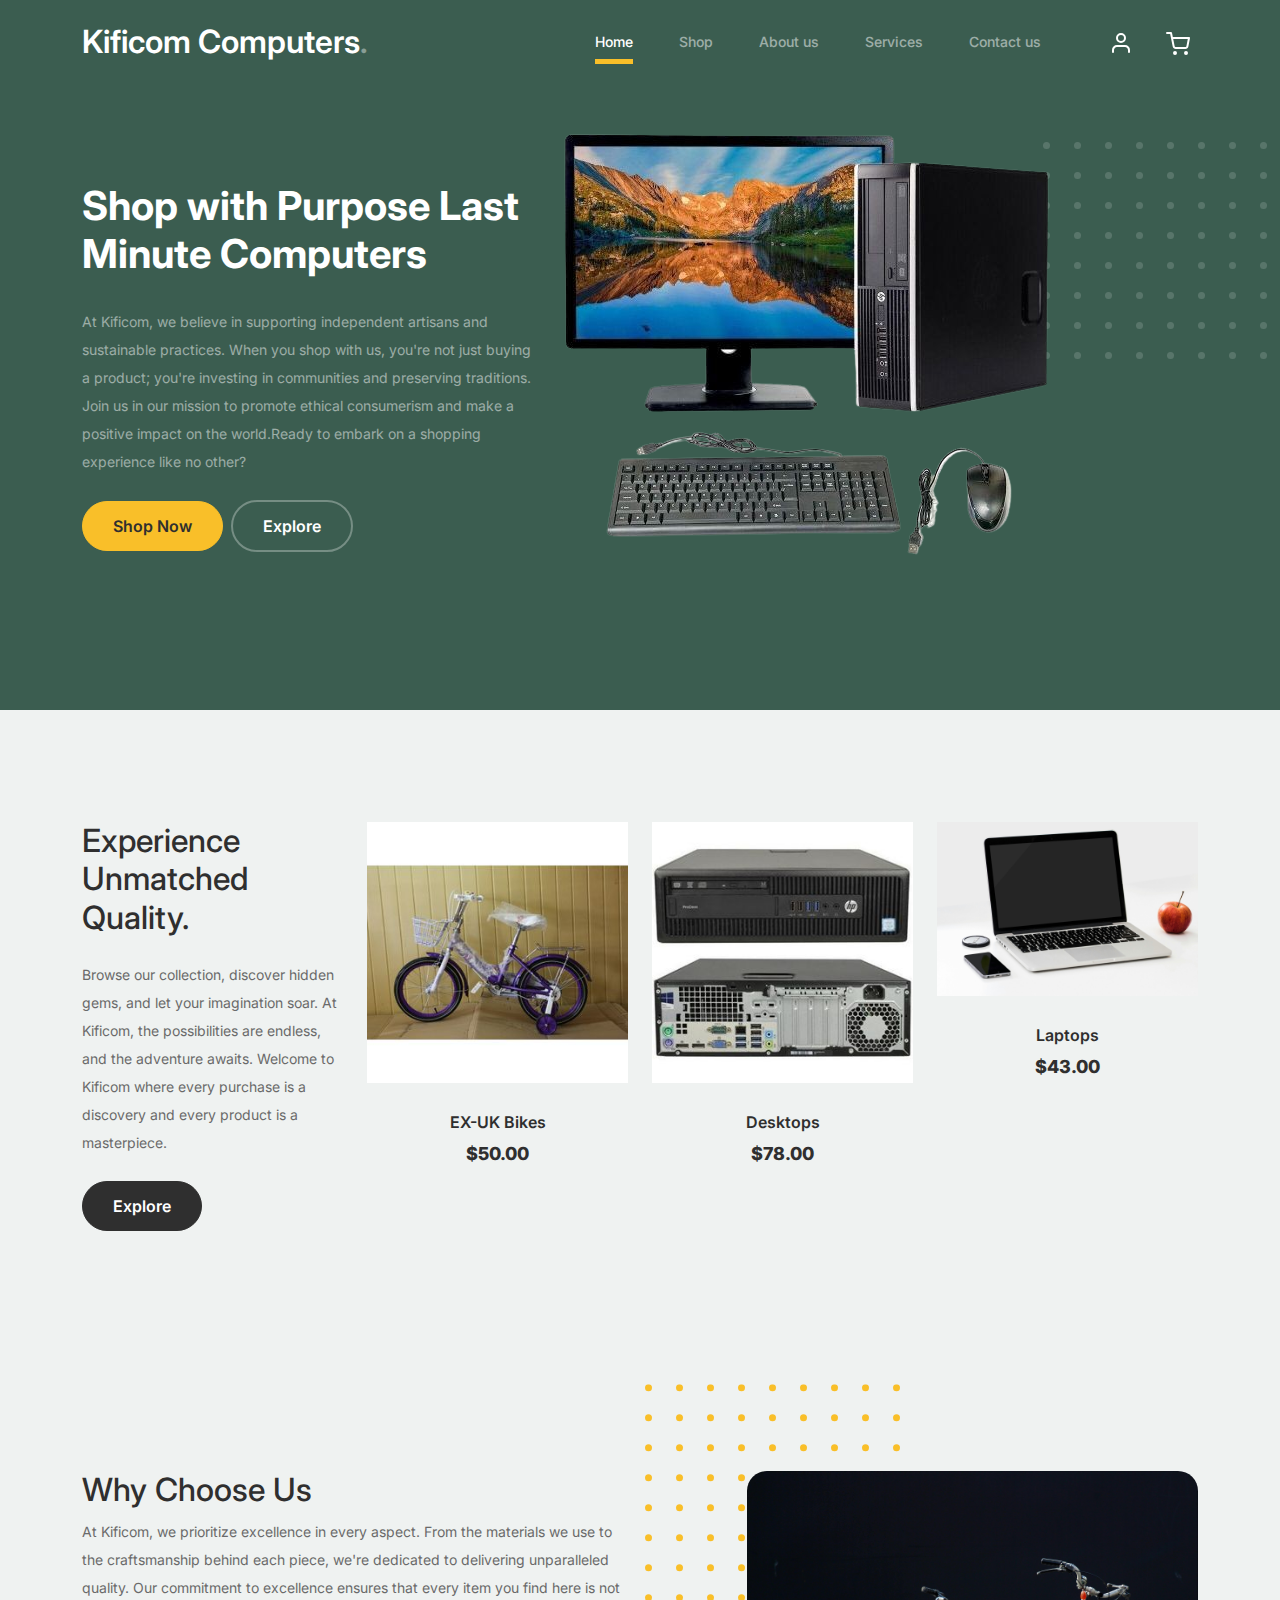
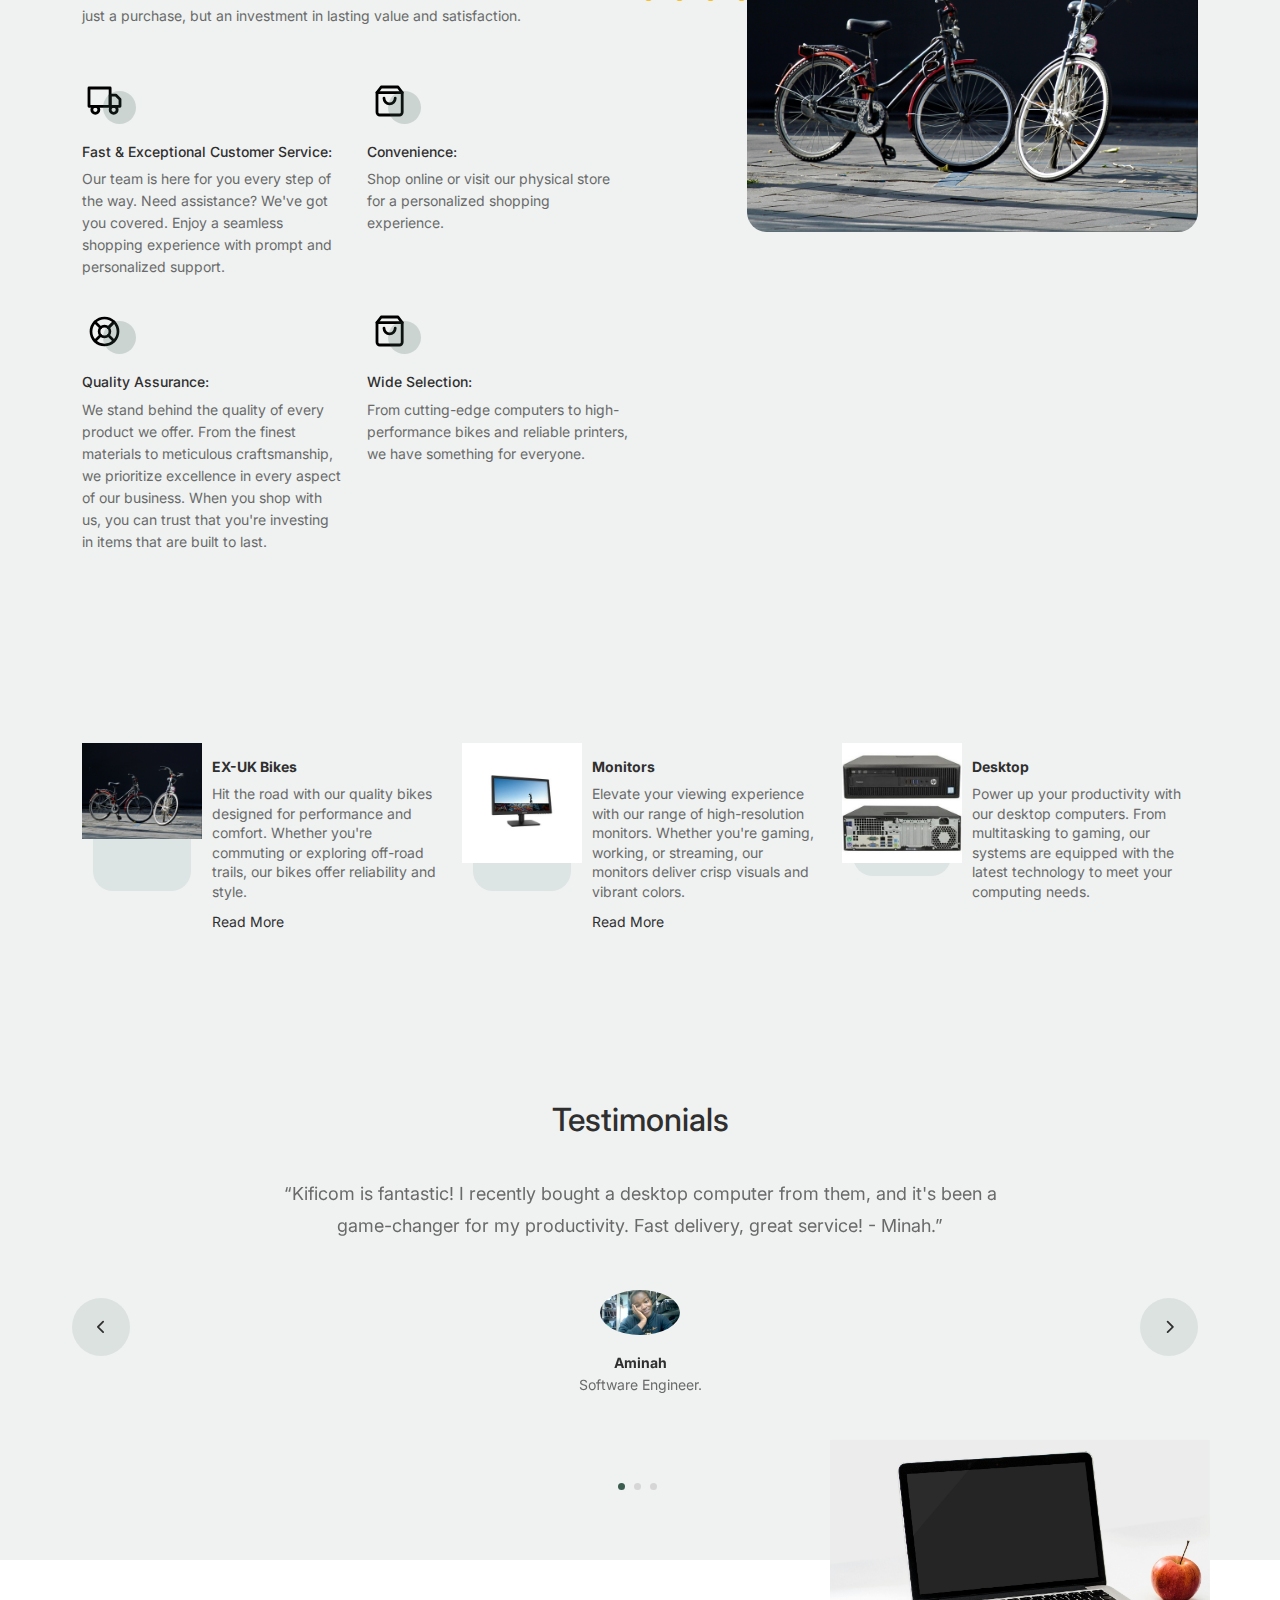
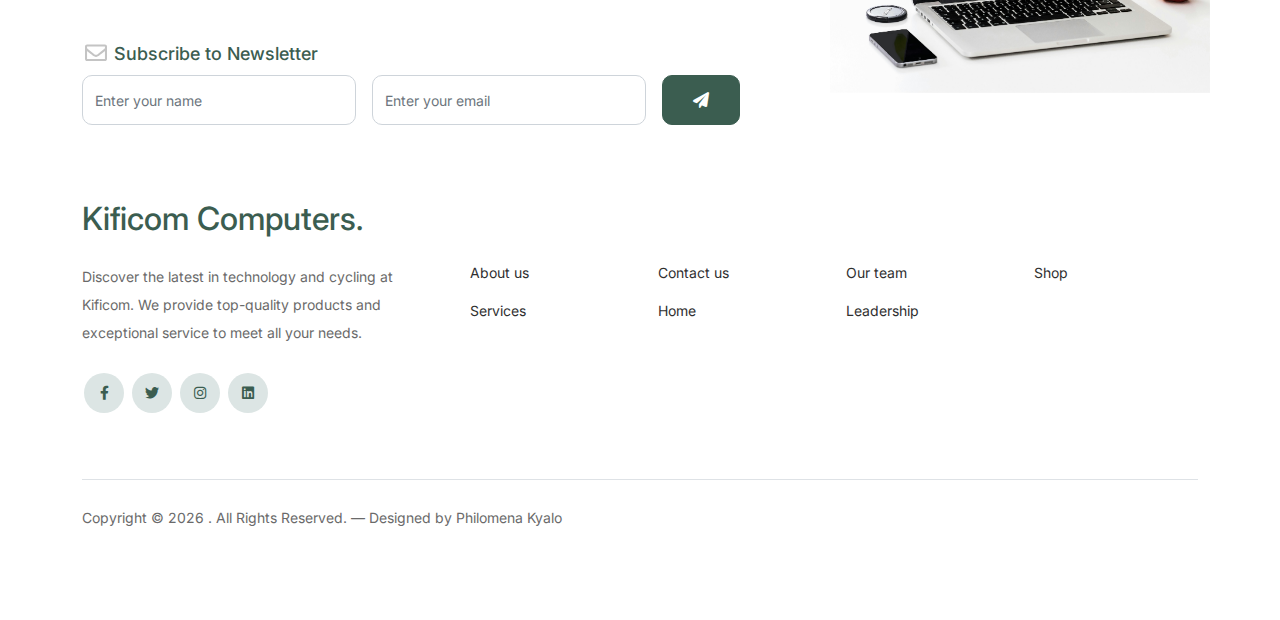
<file: index.html>
<!DOCTYPE html>
<html lang="en">
  <head>
    <meta charset="utf-8" />
    <meta
      name="viewport"
      content="width=device-width, initial-scale=1, shrink-to-fit=no"
    />
    <meta name="author" content="Untree.co" />
    <link rel="shortcut icon" href="favicon.png" />

    <meta name="description" content="" />
    <meta name="keywords" content="bootstrap, bootstrap4" />

    <!-- Bootstrap CSS -->
    <link href="css/bootstrap.min.css" rel="stylesheet" />
    <link
      href="https://cdnjs.cloudflare.com/ajax/libs/font-awesome/6.0.0-beta3/css/all.min.css"
      rel="stylesheet"
    />
    <link href="css/tiny-slider.css" rel="stylesheet" />
    <link href="css/style.css" rel="stylesheet" />
    <title>Kificom</title>
  </head>

  <body>
    <!-- Start Header/Navigation -->
    <nav
      class="custom-navbar navbar navbar navbar-expand-md navbar-dark bg-dark"
      arial-label="Furni navigation bar"
    >
      <div class="container">
        <a class="navbar-brand" href="index.html"
          >Kificom Computers<span>.</span></a
        >

        <button
          class="navbar-toggler"
          type="button"
          data-bs-toggle="collapse"
          data-bs-target="#navbarsFurni"
          aria-controls="navbarsFurni"
          aria-expanded="false"
          aria-label="Toggle navigation"
        >
          <span class="navbar-toggler-icon"></span>
        </button>

        <div class="collapse navbar-collapse" id="navbarsFurni">
          <ul class="custom-navbar-nav navbar-nav ms-auto mb-2 mb-md-0">
            <li class="nav-item active">
              <a class="nav-link" href="index.html">Home</a>
            </li>
            <li><a class="nav-link" href="shop.html">Shop</a></li>
            <li><a class="nav-link" href="about.html">About us</a></li>
            <li><a class="nav-link" href="services.html">Services</a></li>
            <li><a class="nav-link" href="contact.html">Contact us</a></li>
          </ul>

          <ul class="custom-navbar-cta navbar-nav mb-2 mb-md-0 ms-5">
            <li>
              <a class="nav-link" href="#"><img src="images/user.svg" /></a>
            </li>
            <li>
              <a class="nav-link" href="cart.html"
                ><img src="images/cart.svg"
              /></a>
            </li>
          </ul>
        </div>
      </div>
    </nav>
    <!-- End Header/Navigation -->

    <!-- Start Hero Section -->
    <div class="hero">
      <div class="container">
        <div class="row justify-content-between">
          <div class="col-lg-5">
            <div class="intro-excerpt">
              <h1>
                Shop with Purpose
                <span clsas="d-block">Last Minute Computers</span>
              </h1>
              <p class="mb-4">
                At Kificom, we believe in supporting independent artisans and
                sustainable practices. When you shop with us, you're not just
                buying a product; you're investing in communities and preserving
                traditions. Join us in our mission to promote ethical
                consumerism and make a positive impact on the world.Ready to
                embark on a shopping experience like no other?
              </p>
              <p>
                <a href="shop.html" class="btn btn-secondary me-2">Shop Now</a
                ><a href="#" class="btn btn-white-outline">Explore</a>
              </p>
            </div>
          </div>
          <div class="col-lg-7">
            <div class="hero-img-wrap">
              <img src="images/complete.png" class="img-fluid" />
            </div>
          </div>
        </div>
      </div>
    </div>
    <!-- End Hero Section -->

    <!-- Start Product Section -->
    <div class="product-section">
      <div class="container">
        <div class="row">
          <!-- Start Column 1 -->
          <div class="col-md-12 col-lg-3 mb-5 mb-lg-0">
            <h2 class="mb-4 section-title">Experience Unmatched Quality.</h2>
            <p class="mb-4">
              Browse our collection, discover hidden gems, and let your
              imagination soar. At Kificom, the possibilities are endless, and
              the adventure awaits. Welcome to Kificom where every purchase is a
              discovery and every product is a masterpiece.
            </p>
            <p><a href="shop.html" class="btn">Explore</a></p>
          </div>
          <!-- End Column 1 -->

          <!-- Start Column 2 -->
          <div class="col-12 col-md-4 col-lg-3 mb-5 mb-md-0">
            <a class="product-item" href="cart.html">
              <img
                src="images/babybike.jpg"
                class="img-fluid product-thumbnail"
              />
              <h3 class="product-title">EX-UK Bikes</h3>
              <strong class="product-price">$50.00</strong>

              <span class="icon-cross">
                <img src="images/cross.svg" class="img-fluid" />
              </span>
            </a>
          </div>
          <!-- End Column 2 -->

          <!-- Start Column 3 -->
          <div class="col-12 col-md-4 col-lg-3 mb-5 mb-md-0">
            <a class="product-item" href="cart.html">
              <img src="images/des.jpg" class="img-fluid product-thumbnail" />
              <h3 class="product-title">Desktops</h3>
              <strong class="product-price">$78.00</strong>

              <span class="icon-cross">
                <img src="images/cross.svg" class="img-fluid" />
              </span>
            </a>
          </div>
          <!-- End Column 3 -->

          <!-- Start Column 4 -->
          <div class="col-12 col-md-4 col-lg-3 mb-5 mb-md-0">
            <a class="product-item" href="cart.html">
              <img src="images/lapi.jpg" class="img-fluid product-thumbnail" />
              <h3 class="product-title">Laptops</h3>
              <strong class="product-price">$43.00</strong>

              <span class="icon-cross">
                <img src="images/cross.svg" class="img-fluid" />
              </span>
            </a>
          </div>
          <!-- End Column 4 -->
        </div>
      </div>
    </div>
    <!-- End Product Section -->

    <!-- Start Why Choose Us Section -->
    <div class="why-choose-section">
      <div class="container">
        <div class="row justify-content-between">
          <div class="col-lg-6">
            <h2 class="section-title">Why Choose Us</h2>
            <p>
              At Kificom, we prioritize excellence in every aspect. From the
              materials we use to the craftsmanship behind each piece, we're
              dedicated to delivering unparalleled quality. Our commitment to
              excellence ensures that every item you find here is not just a
              purchase, but an investment in lasting value and satisfaction.
            </p>

            <div class="row my-5">
              <div class="col-6 col-md-6">
                <div class="feature">
                  <div class="icon">
                    <img src="images/truck.svg" alt="Image" class="imf-fluid" />
                  </div>
                  <h3>Fast &amp; Exceptional Customer Service:</h3>
                  <p>
                    Our team is here for you every step of the way. Need
                    assistance? We've got you covered. Enjoy a seamless shopping
                    experience with prompt and personalized support.
                  </p>
                </div>
              </div>

              <div class="col-6 col-md-6">
                <div class="feature">
                  <div class="icon">
                    <img src="images/bag.svg" alt="Image" class="imf-fluid" />
                  </div>
                  <h3>Convenience:</h3>
                  <p>
                    Shop online or visit our physical store for a personalized
                    shopping experience.
                  </p>
                </div>
              </div>

              <div class="col-6 col-md-6">
                <div class="feature">
                  <div class="icon">
                    <img
                      src="images/support.svg"
                      alt="Image"
                      class="imf-fluid"
                    />
                  </div>
                  <h3>Quality Assurance:</h3>
                  <p>
                    We stand behind the quality of every product we offer. From
                    the finest materials to meticulous craftsmanship, we
                    prioritize excellence in every aspect of our business. When
                    you shop with us, you can trust that you're investing in
                    items that are built to last.
                  </p>
                </div>
              </div>

              <div class="col-6 col-md-6">
                <div class="feature">
                  <div class="icon">
                    <img src="images/bag.svg" alt="Image" class="imf-fluid" />
                  </div>
                  <h3>Wide Selection:</h3>
                  <p>
                    From cutting-edge computers to high-performance bikes and
                    reliable printers, we have something for everyone.
                  </p>
                </div>
              </div>
            </div>
          </div>

          <div class="col-lg-5">
            <div class="img-wrap">
              <img src="images/bike.jpg" alt="Image" class="img-fluid" />
            </div>
          </div>
        </div>
      </div>
    </div>
    <!-- End Why Choose Us Section -->

    <!-- Start Popular Product -->
    <div class="popular-product">
      <div class="container">
        <div class="row">
          <div class="col-12 col-md-6 col-lg-4 mb-4 mb-lg-0">
            <div class="product-item-sm d-flex">
              <div class="thumbnail">
                <img src="images/bike.jpg" alt="Image" class="img-fluid" />
              </div>
              <div class="pt-3">
                <h3>EX-UK Bikes</h3>
                <p>
                  Hit the road with our quality bikes designed for performance
                  and comfort. Whether you're commuting or exploring off-road
                  trails, our bikes offer reliability and style.
                </p>
                <p><a href="#">Read More</a></p>
              </div>
            </div>
          </div>

          <div class="col-12 col-md-6 col-lg-4 mb-4 mb-lg-0">
            <div class="product-item-sm d-flex">
              <div class="thumbnail">
                <img src="images/monitor.jpg" alt="Image" class="img-fluid" />
              </div>
              <div class="pt-3">
                <h3>Monitors</h3>
                <p>
                  Elevate your viewing experience with our range of
                  high-resolution monitors. Whether you're gaming, working, or
                  streaming, our monitors deliver crisp visuals and vibrant
                  colors.
                </p>
                <p><a href="#">Read More</a></p>
              </div>
            </div>
          </div>

          <div class="col-12 col-md-6 col-lg-4 mb-4 mb-lg-0">
            <div class="product-item-sm d-flex">
              <div class="thumbnail">
                <img src="images/des.jpg" alt="Image" class="img-fluid" />
              </div>
              <div class="pt-3">
                <h3>Desktop</h3>
                <p>
                  Power up your productivity with our desktop computers. From
                  multitasking to gaming, our systems are equipped with the
                  latest technology to meet your computing needs.
                </p>
                <!-- <p><a href="#">Read More</a></p> -->
              </div>
            </div>
          </div>
        </div>
      </div>
    </div>
    <!-- End Popular Product -->

    <!-- Start Testimonial Slider -->
    <div class="testimonial-section">
      <div class="container">
        <div class="row">
          <div class="col-lg-7 mx-auto text-center">
            <h2 class="section-title">Testimonials</h2>
          </div>
        </div>

        <div class="row justify-content-center">
          <div class="col-lg-12">
            <div class="testimonial-slider-wrap text-center">
              <div id="testimonial-nav">
                <span class="prev" data-controls="prev"
                  ><span class="fa fa-chevron-left"></span
                ></span>
                <span class="next" data-controls="next"
                  ><span class="fa fa-chevron-right"></span
                ></span>
              </div>

              <div class="testimonial-slider">
                <div class="item">
                  <div class="row justify-content-center">
                    <div class="col-lg-8 mx-auto">
                      <div class="testimonial-block text-center">
                        <blockquote class="mb-5">
                          <p>
                            &ldquo;Kificom is fantastic! I recently bought a
                            desktop computer from them, and it's been a
                            game-changer for my productivity. Fast delivery,
                            great service! - Minah.&rdquo;
                          </p>
                        </blockquote>

                        <div class="author-info">
                          <div class="author-pic">
                            <img
                              src="images/minah.jpg"
                              alt="Aminah"
                              class="img-fluid"
                            />
                          </div>
                          <h3 class="font-weight-bold">Aminah</h3>
                          <span class="position d-block mb-3"
                            >Software Engineer.</span
                          >
                        </div>
                      </div>
                    </div>
                  </div>
                </div>
                <!-- END item -->

                <div class="item">
                  <div class="row justify-content-center">
                    <div class="col-lg-8 mx-auto">
                      <div class="testimonial-block text-center">
                        <blockquote class="mb-5">
                          <p>
                            &ldquo;Kificom delivers top-notch products and
                            impeccable service. I'm thrilled with my recent
                            purchase—a sleek monitor that enhances my workspace.
                            Highly recommended!&rdquo;
                          </p>
                        </blockquote>

                        <div class="author-info">
                          <div class="author-pic">
                            <img
                              src="images/bike2.jpg"
                              alt="Daniel Kalutu"
                              class="img-fluid"
                            />
                          </div>
                          <h3 class="font-weight-bold">Dan Kalutu</h3>
                          <span class="position d-block mb-3"
                            >CEO, Co-Founder, Janja Programmers.</span
                          >
                        </div>
                      </div>
                    </div>
                  </div>
                </div>
                <!-- END item -->

                <div class="item">
                  <div class="row justify-content-center">
                    <div class="col-lg-8 mx-auto">
                      <div class="testimonial-block text-center">
                        <blockquote class="mb-5">
                          <p>
                            &ldquo;The team was knowledgeable, friendly, and
                            went above and beyond to ensure I got exactly what I
                            needed.&rdquo;
                          </p>
                        </blockquote>

                        <div class="author-info">
                          <div class="author-pic">
                            <img
                              src="images/person-1.png"
                              alt="Maria Jones"
                              class="img-fluid"
                            />
                          </div>
                          <h3 class="font-weight-bold">Maria Jones</h3>
                          <span class="position d-block mb-3">Client.</span>
                        </div>
                      </div>
                    </div>
                  </div>
                </div>
                <!-- END item -->
              </div>
            </div>
          </div>
        </div>
      </div>
    </div>
    <!-- End Testimonial Slider -->

    <!-- Start Footer Section -->
    <footer class="footer-section">
      <div class="container relative">
        <div class="sofa-img">
          <img src="images/lapi.jpg" alt="Image" class="img-fluid" />
        </div>

        <div class="row">
          <div class="col-lg-8">
            <div class="subscription-form">
              <h3 class="d-flex align-items-center">
                <span class="me-1"
                  ><img
                    src="images/envelope-outline.svg"
                    alt="Image"
                    class="img-fluid" /></span
                ><span>Subscribe to Newsletter</span>
              </h3>

              <form action="#" class="row g-3">
                <div class="col-auto">
                  <input
                    type="text"
                    class="form-control"
                    placeholder="Enter your name"
                  />
                </div>
                <div class="col-auto">
                  <input
                    type="email"
                    class="form-control"
                    placeholder="Enter your email"
                  />
                </div>
                <div class="col-auto">
                  <button class="btn btn-primary">
                    <span class="fa fa-paper-plane"></span>
                  </button>
                </div>
              </form>
            </div>
          </div>
        </div>

        <div class="row g-5 mb-5">
          <div class="col-lg-4">
            <div class="mb-4 footer-logo-wrap">
              <a href="#" class="footer-logo"
                >Kificom Computers<span>.</span></a
              >
            </div>
            <p class="mb-4">
              Discover the latest in technology and cycling at Kificom. We
              provide top-quality products and exceptional service to meet all
              your needs.
            </p>

            <ul class="list-unstyled custom-social">
              <li>
                <a href="#"><span class="fa fa-brands fa-facebook-f"></span></a>
              </li>
              <li>
                <a href="#"><span class="fa fa-brands fa-twitter"></span></a>
              </li>
              <li>
                <a href="#"><span class="fa fa-brands fa-instagram"></span></a>
              </li>
              <li>
                <a href="#"><span class="fa fa-brands fa-linkedin"></span></a>
              </li>
            </ul>
          </div>

          <div class="col-lg-8">
            <div class="row links-wrap">
              <div class="col-6 col-sm-6 col-md-3">
                <ul class="list-unstyled">
                  <li><a href="#">About us</a></li>
                  <li><a href="#">Services</a></li>
                </ul>
              </div>

              <div class="col-6 col-sm-6 col-md-3">
                <ul class="list-unstyled">
                  <li><a href="#">Contact us</a></li>
                  <li><a href="#">Home</a></li>
                </ul>
              </div>

              <div class="col-6 col-sm-6 col-md-3">
                <ul class="list-unstyled">
                  <li><a href="#">Our team</a></li>
                  <li><a href="#">Leadership</a></li>
                </ul>
              </div>

              <div class="col-6 col-sm-6 col-md-3">
                <ul class="list-unstyled">
                  <li><a href="shop.html">Shop</a></li>
                </ul>
              </div>
            </div>
          </div>
        </div>

        <div class="border-top copyright">
          <div class="row pt-4">
            <div class="col-lg-6">
              <p class="mb-2 text-center text-lg-start">
                Copyright &copy;
                <script>
                  document.write(new Date().getFullYear());
                </script>
                . All Rights Reserved. &mdash; Designed by Philomena Kyalo
              </p>
            </div>
          </div>
        </div>
      </div>
    </footer>
    <!-- End Footer Section  -->

    <script src="js/bootstrap.bundle.min.js"></script>
    <script src="js/tiny-slider.js"></script>
    <script src="js/custom.js"></script>
  </body>
</html>
</file>
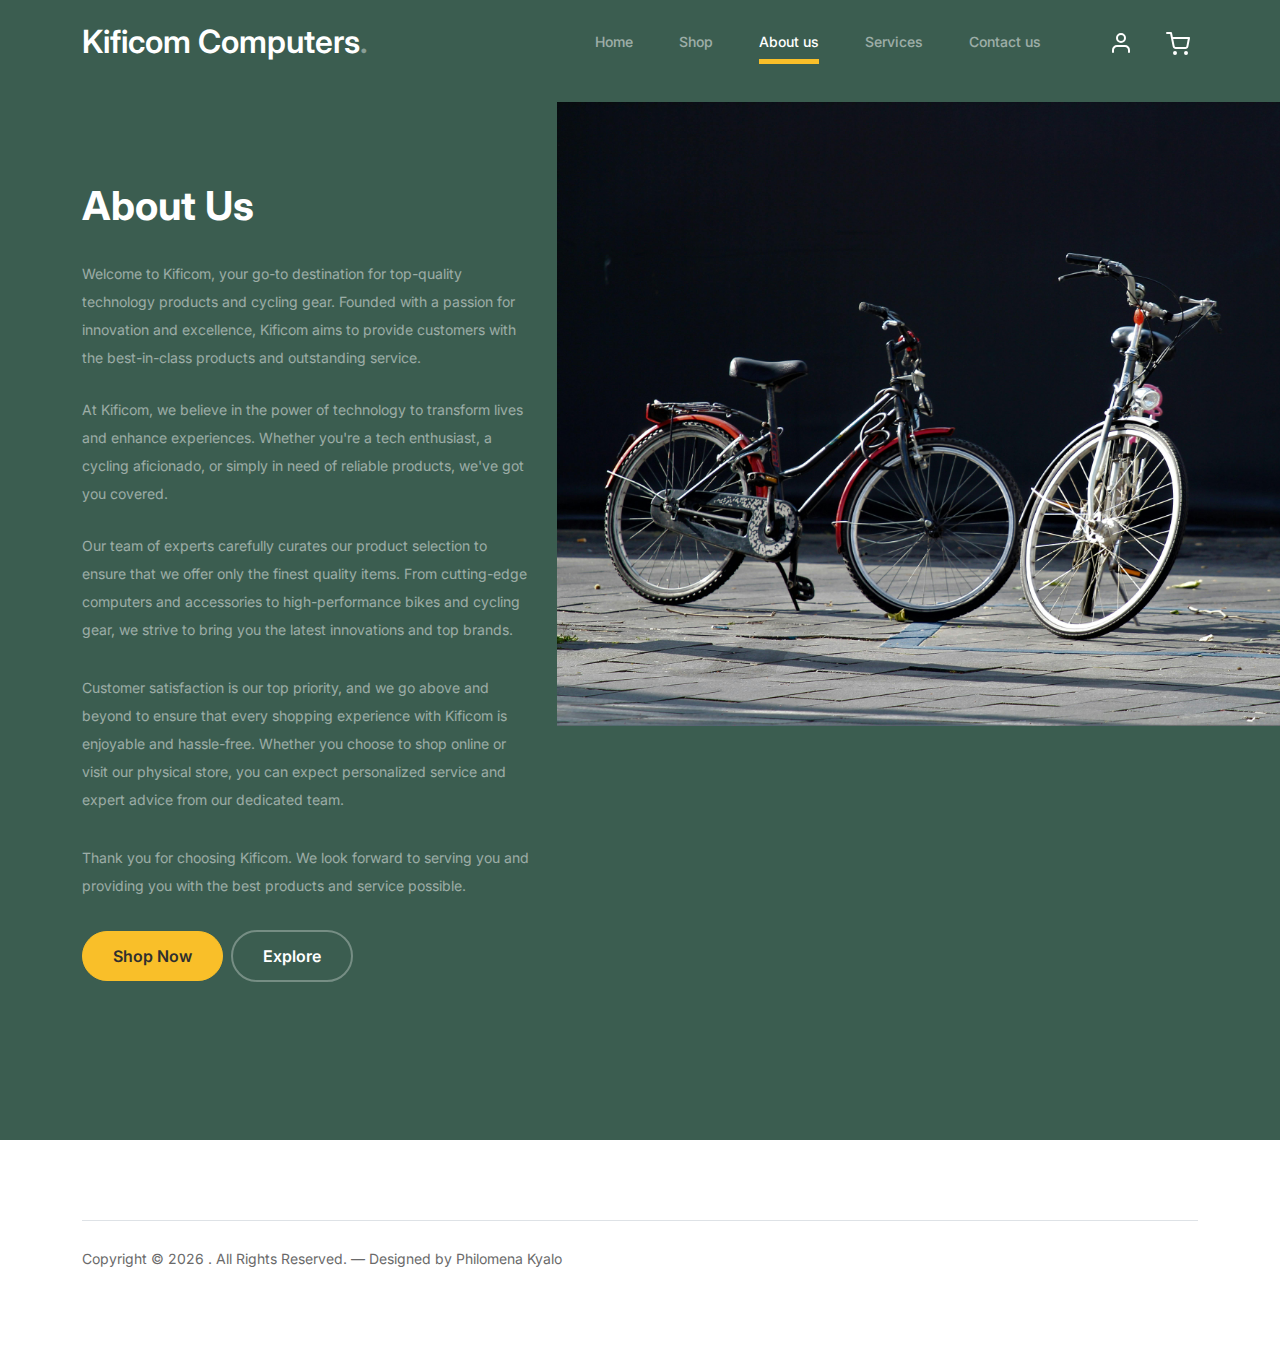
<file: about.html>
<!DOCTYPE html>
<html lang="en">
  <head>
    <meta charset="utf-8" />
    <meta
      name="viewport"
      content="width=device-width, initial-scale=1, shrink-to-fit=no"
    />
    <meta name="author" content="Untree.co" />
    <link rel="shortcut icon" href="favicon.png" />

    <meta name="description" content="" />
    <meta name="keywords" content="bootstrap, bootstrap4" />

    <!-- Bootstrap CSS -->
    <link href="css/bootstrap.min.css" rel="stylesheet" />
    <link
      href="https://cdnjs.cloudflare.com/ajax/libs/font-awesome/6.0.0-beta3/css/all.min.css"
      rel="stylesheet"
    />
    <link href="css/tiny-slider.css" rel="stylesheet" />
    <link href="css/style.css" rel="stylesheet" />
    <title>Kificom</title>
  </head>

  <body>
    <!-- Start Header/Navigation -->
    <nav
      class="custom-navbar navbar navbar navbar-expand-md navbar-dark bg-dark"
      arial-label="Furni navigation bar"
    >
      <div class="container">
        <a class="navbar-brand" href="index.html"
          >Kificom Computers<span>.</span></a
        >

        <button
          class="navbar-toggler"
          type="button"
          data-bs-toggle="collapse"
          data-bs-target="#navbarsFurni"
          aria-controls="navbarsFurni"
          aria-expanded="false"
          aria-label="Toggle navigation"
        >
          <span class="navbar-toggler-icon"></span>
        </button>

        <div class="collapse navbar-collapse" id="navbarsFurni">
          <ul class="custom-navbar-nav navbar-nav ms-auto mb-2 mb-md-0">
            <li class="nav-item">
              <a class="nav-link" href="index.html">Home</a>
            </li>
            <li><a class="nav-link" href="shop.html">Shop</a></li>
            <li class="active">
              <a class="nav-link" href="about.html">About us</a>
            </li>
            <li><a class="nav-link" href="services.html">Services</a></li>
            <li><a class="nav-link" href="contact.html">Contact us</a></li>
          </ul>

          <ul class="custom-navbar-cta navbar-nav mb-2 mb-md-0 ms-5">
            <li>
              <a class="nav-link" href="#"><img src="images/user.svg" /></a>
            </li>
            <li>
              <a class="nav-link" href="cart.html"
                ><img src="images/cart.svg"
              /></a>
            </li>
          </ul>
        </div>
      </div>
    </nav>
    <!-- End Header/Navigation -->

    <!-- Start Hero Section -->
    <div class="hero">
      <div class="container">
        <div class="row justify-content-between">
          <div class="col-lg-5">
            <div class="intro-excerpt">
              <h1>About Us</h1>
              <p class="mb-4">
                Welcome to Kificom, your go-to destination for top-quality
                technology products and cycling gear. Founded with a passion for
                innovation and excellence, Kificom aims to provide customers
                with the best-in-class products and outstanding service.
              </p>
              <p class="mb-4">
                At Kificom, we believe in the power of technology to transform
                lives and enhance experiences. Whether you're a tech enthusiast,
                a cycling aficionado, or simply in need of reliable products,
                we've got you covered.
              </p>
              <p>
                Our team of experts carefully curates our product selection to
                ensure that we offer only the finest quality items. From
                cutting-edge computers and accessories to high-performance bikes
                and cycling gear, we strive to bring you the latest innovations
                and top brands.
              </p>
              <p>
                Customer satisfaction is our top priority, and we go above and
                beyond to ensure that every shopping experience with Kificom is
                enjoyable and hassle-free. Whether you choose to shop online or
                visit our physical store, you can expect personalized service
                and expert advice from our dedicated team.
              </p>
              <p>
                Thank you for choosing Kificom. We look forward to serving you
                and providing you with the best products and service possible.
              </p>

              <p>
                <a href="shop.html" class="btn btn-secondary me-2">Shop Now</a
                ><a href="shop.html" class="btn btn-white-outline">Explore</a>
              </p>
            </div>
          </div>
          <div class="col-lg-7">
            <div class="hero-img-wrap">
              <img src="images/bike.jpg" class="img-fluid" />
            </div>
          </div>
        </div>
      </div>
    </div>
    <!-- End Hero Section -->

    <!-- Start Footer Section -->
    <footer class="footer-section">
      <div class="container relative">
        <div class="border-top copyright">
          <div class="row pt-4">
            <div class="col-lg-6">
              <p class="mb-2 text-center text-lg-start">
                Copyright &copy;
                <script>
                  document.write(new Date().getFullYear());
                </script>
                . All Rights Reserved. &mdash; Designed by Philomena Kyalo
              </p>
            </div>
          </div>
        </div>
      </div>
    </footer>
    <!-- End Footer Section -->

    <script src="js/bootstrap.bundle.min.js"></script>
    <script src="js/tiny-slider.js"></script>
    <script src="js/custom.js"></script>
  </body>
</html>
</file>
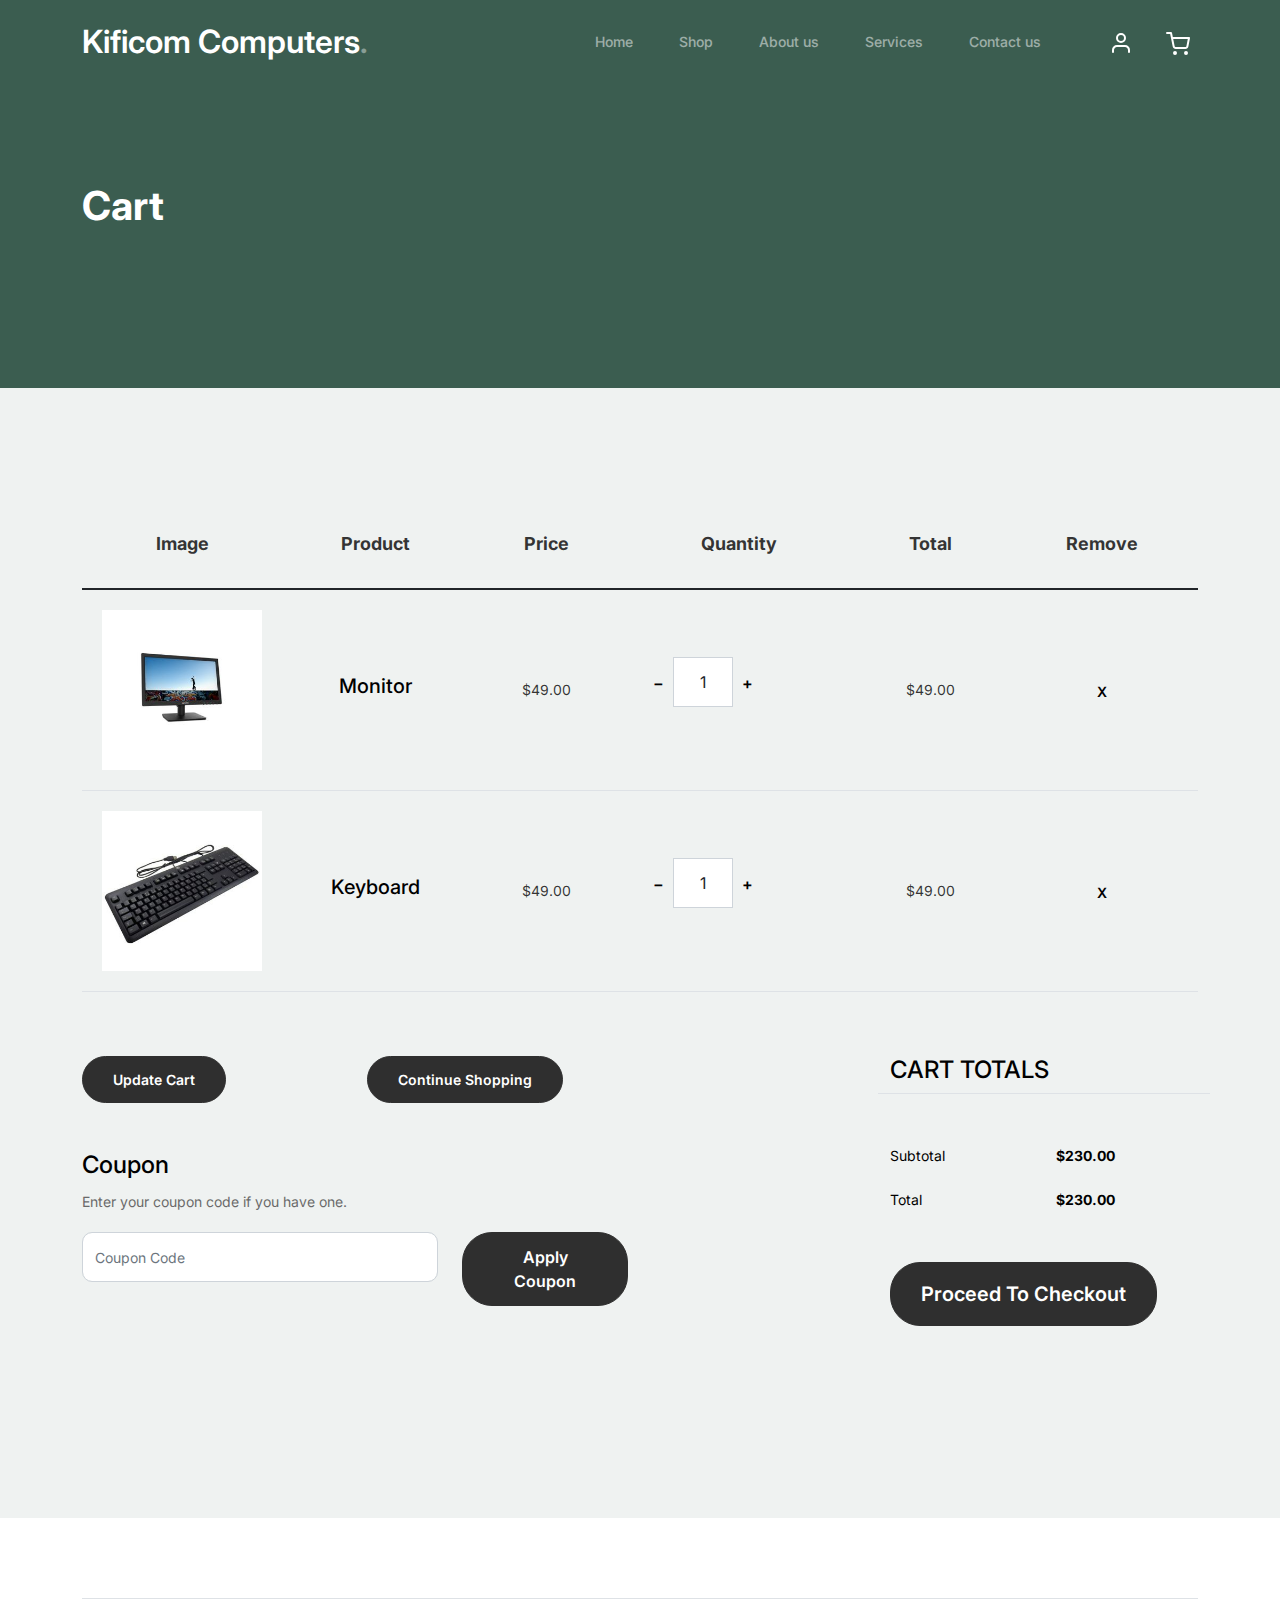
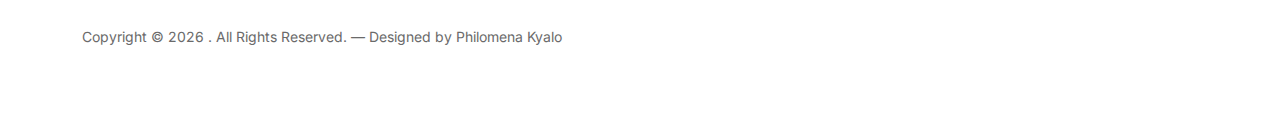
<file: cart.html>
<!-- /*
* Bootstrap 5
* Template Name: Furni
* Template Author: Untree.co
* Template URI: https://untree.co/
* License: https://creativecommons.org/licenses/by/3.0/
*/ -->
<!DOCTYPE html>
<html lang="en">
  <head>
    <meta charset="utf-8" />
    <meta
      name="viewport"
      content="width=device-width, initial-scale=1, shrink-to-fit=no"
    />
    <meta name="author" content="Untree.co" />
    <link rel="shortcut icon" href="favicon.png" />

    <meta name="description" content="" />
    <meta name="keywords" content="bootstrap, bootstrap4" />

    <!-- Bootstrap CSS -->
    <link href="css/bootstrap.min.css" rel="stylesheet" />
    <link
      href="https://cdnjs.cloudflare.com/ajax/libs/font-awesome/6.0.0-beta3/css/all.min.css"
      rel="stylesheet"
    />
    <link href="css/tiny-slider.css" rel="stylesheet" />
    <link href="css/style.css" rel="stylesheet" />
    <title>Kificom</title>
  </head>

  <body>
    <!-- Start Header/Navigation -->
    <nav
      class="custom-navbar navbar navbar navbar-expand-md navbar-dark bg-dark"
      arial-label="Furni navigation bar"
    >
      <div class="container">
        <a class="navbar-brand" href="index.html"
          >Kificom Computers<span>.</span></a
        >

        <button
          class="navbar-toggler"
          type="button"
          data-bs-toggle="collapse"
          data-bs-target="#navbarsFurni"
          aria-controls="navbarsFurni"
          aria-expanded="false"
          aria-label="Toggle navigation"
        >
          <span class="navbar-toggler-icon"></span>
        </button>

        <div class="collapse navbar-collapse" id="navbarsFurni">
          <ul class="custom-navbar-nav navbar-nav ms-auto mb-2 mb-md-0">
            <li class="nav-item">
              <a class="nav-link" href="index.html">Home</a>
            </li>
            <li><a class="nav-link" href="shop.html">Shop</a></li>
            <li><a class="nav-link" href="about.html">About us</a></li>
            <li><a class="nav-link" href="services.html">Services</a></li>
            <li><a class="nav-link" href="contact.html">Contact us</a></li>
          </ul>

          <ul class="custom-navbar-cta navbar-nav mb-2 mb-md-0 ms-5">
            <li>
              <a class="nav-link" href="#"><img src="images/user.svg" /></a>
            </li>
            <li>
              <a class="nav-link" href="cart.html"
                ><img src="images/cart.svg"
              /></a>
            </li>
          </ul>
        </div>
      </div>
    </nav>
    <!-- End Header/Navigation -->

    <!-- Start Hero Section -->
    <div class="hero">
      <div class="container">
        <div class="row justify-content-between">
          <div class="col-lg-5">
            <div class="intro-excerpt">
              <h1>Cart</h1>
            </div>
          </div>
          <div class="col-lg-7"></div>
        </div>
      </div>
    </div>
    <!-- End Hero Section -->

    <div class="untree_co-section before-footer-section">
      <div class="container">
        <div class="row mb-5">
          <form class="col-md-12" method="post">
            <div class="site-blocks-table">
              <table class="table">
                <thead>
                  <tr>
                    <th class="product-thumbnail">Image</th>
                    <th class="product-name">Product</th>
                    <th class="product-price">Price</th>
                    <th class="product-quantity">Quantity</th>
                    <th class="product-total">Total</th>
                    <th class="product-remove">Remove</th>
                  </tr>
                </thead>
                <tbody>
                  <tr>
                    <td class="product-thumbnail">
                      <img
                        src="images/monitor.jpg"
                        alt="Image"
                        class="img-fluid"
                      />
                    </td>
                    <td class="product-name">
                      <h2 class="h5 text-black">Monitor</h2>
                    </td>
                    <td>$49.00</td>
                    <td>
                      <div
                        class="input-group mb-3 d-flex align-items-center quantity-container"
                        style="max-width: 120px"
                      >
                        <div class="input-group-prepend">
                          <button
                            class="btn btn-outline-black decrease"
                            type="button"
                          >
                            &minus;
                          </button>
                        </div>
                        <input
                          type="text"
                          class="form-control text-center quantity-amount"
                          value="1"
                          placeholder=""
                          aria-label="Example text with button addon"
                          aria-describedby="button-addon1"
                        />
                        <div class="input-group-append">
                          <button
                            class="btn btn-outline-black increase"
                            type="button"
                          >
                            &plus;
                          </button>
                        </div>
                      </div>
                    </td>
                    <td>$49.00</td>
                    <td><a href="#" class="btn btn-black btn-sm">X</a></td>
                  </tr>

                  <tr>
                    <td class="product-thumbnail">
                      <img
                        src="images/keyboard.jpg"
                        alt="Image"
                        class="img-fluid"
                      />
                    </td>
                    <td class="product-name">
                      <h2 class="h5 text-black">Keyboard</h2>
                    </td>
                    <td>$49.00</td>
                    <td>
                      <div
                        class="input-group mb-3 d-flex align-items-center quantity-container"
                        style="max-width: 120px"
                      >
                        <div class="input-group-prepend">
                          <button
                            class="btn btn-outline-black decrease"
                            type="button"
                          >
                            &minus;
                          </button>
                        </div>
                        <input
                          type="text"
                          class="form-control text-center quantity-amount"
                          value="1"
                          placeholder=""
                          aria-label="Example text with button addon"
                          aria-describedby="button-addon1"
                        />
                        <div class="input-group-append">
                          <button
                            class="btn btn-outline-black increase"
                            type="button"
                          >
                            &plus;
                          </button>
                        </div>
                      </div>
                    </td>
                    <td>$49.00</td>
                    <td><a href="#" class="btn btn-black btn-sm">X</a></td>
                  </tr>
                </tbody>
              </table>
            </div>
          </form>
        </div>

        <div class="row">
          <div class="col-md-6">
            <div class="row mb-5">
              <div class="col-md-6 mb-3 mb-md-0">
                <button class="btn btn-black btn-sm btn-block">
                  Update Cart
                </button>
              </div>
              <div class="col-md-6">
                <button class="btn btn-outline-black btn-sm btn-block">
                  Continue Shopping
                </button>
              </div>
            </div>
            <div class="row">
              <div class="col-md-12">
                <label class="text-black h4" for="coupon">Coupon</label>
                <p>Enter your coupon code if you have one.</p>
              </div>
              <div class="col-md-8 mb-3 mb-md-0">
                <input
                  type="text"
                  class="form-control py-3"
                  id="coupon"
                  placeholder="Coupon Code"
                />
              </div>
              <div class="col-md-4">
                <button class="btn btn-black">Apply Coupon</button>
              </div>
            </div>
          </div>
          <div class="col-md-6 pl-5">
            <div class="row justify-content-end">
              <div class="col-md-7">
                <div class="row">
                  <div class="col-md-12 text-right border-bottom mb-5">
                    <h3 class="text-black h4 text-uppercase">Cart Totals</h3>
                  </div>
                </div>
                <div class="row mb-3">
                  <div class="col-md-6">
                    <span class="text-black">Subtotal</span>
                  </div>
                  <div class="col-md-6 text-right">
                    <strong class="text-black">$230.00</strong>
                  </div>
                </div>
                <div class="row mb-5">
                  <div class="col-md-6">
                    <span class="text-black">Total</span>
                  </div>
                  <div class="col-md-6 text-right">
                    <strong class="text-black">$230.00</strong>
                  </div>
                </div>

                <div class="row">
                  <div class="col-md-12">
                    <button
                      class="btn btn-black btn-lg py-3 btn-block"
                      onclick="window.location='checkout.html'"
                    >
                      Proceed To Checkout
                    </button>
                  </div>
                </div>
              </div>
            </div>
          </div>
        </div>
      </div>
    </div>

    <!-- Start Footer Section -->
    <footer class="footer-section">
      <div class="container relative">
        <div class="border-top copyright">
          <div class="row pt-4">
            <div class="col-lg-6">
              <p class="mb-2 text-center text-lg-start">
                Copyright &copy;
                <script>
                  document.write(new Date().getFullYear());
                </script>
                . All Rights Reserved. &mdash; Designed by Philomena Kyalo
              </p>
            </div>

            <div class="col-lg-6 text-center text-lg-end">
              <ul class="list-unstyled d-inline-flex ms-auto"></ul>
            </div>
          </div>
        </div>
      </div>
    </footer>
    <!-- End Footer Section -->

    <script src="js/bootstrap.bundle.min.js"></script>
    <script src="js/tiny-slider.js"></script>
    <script src="js/custom.js"></script>
  </body>
</html>
</file>
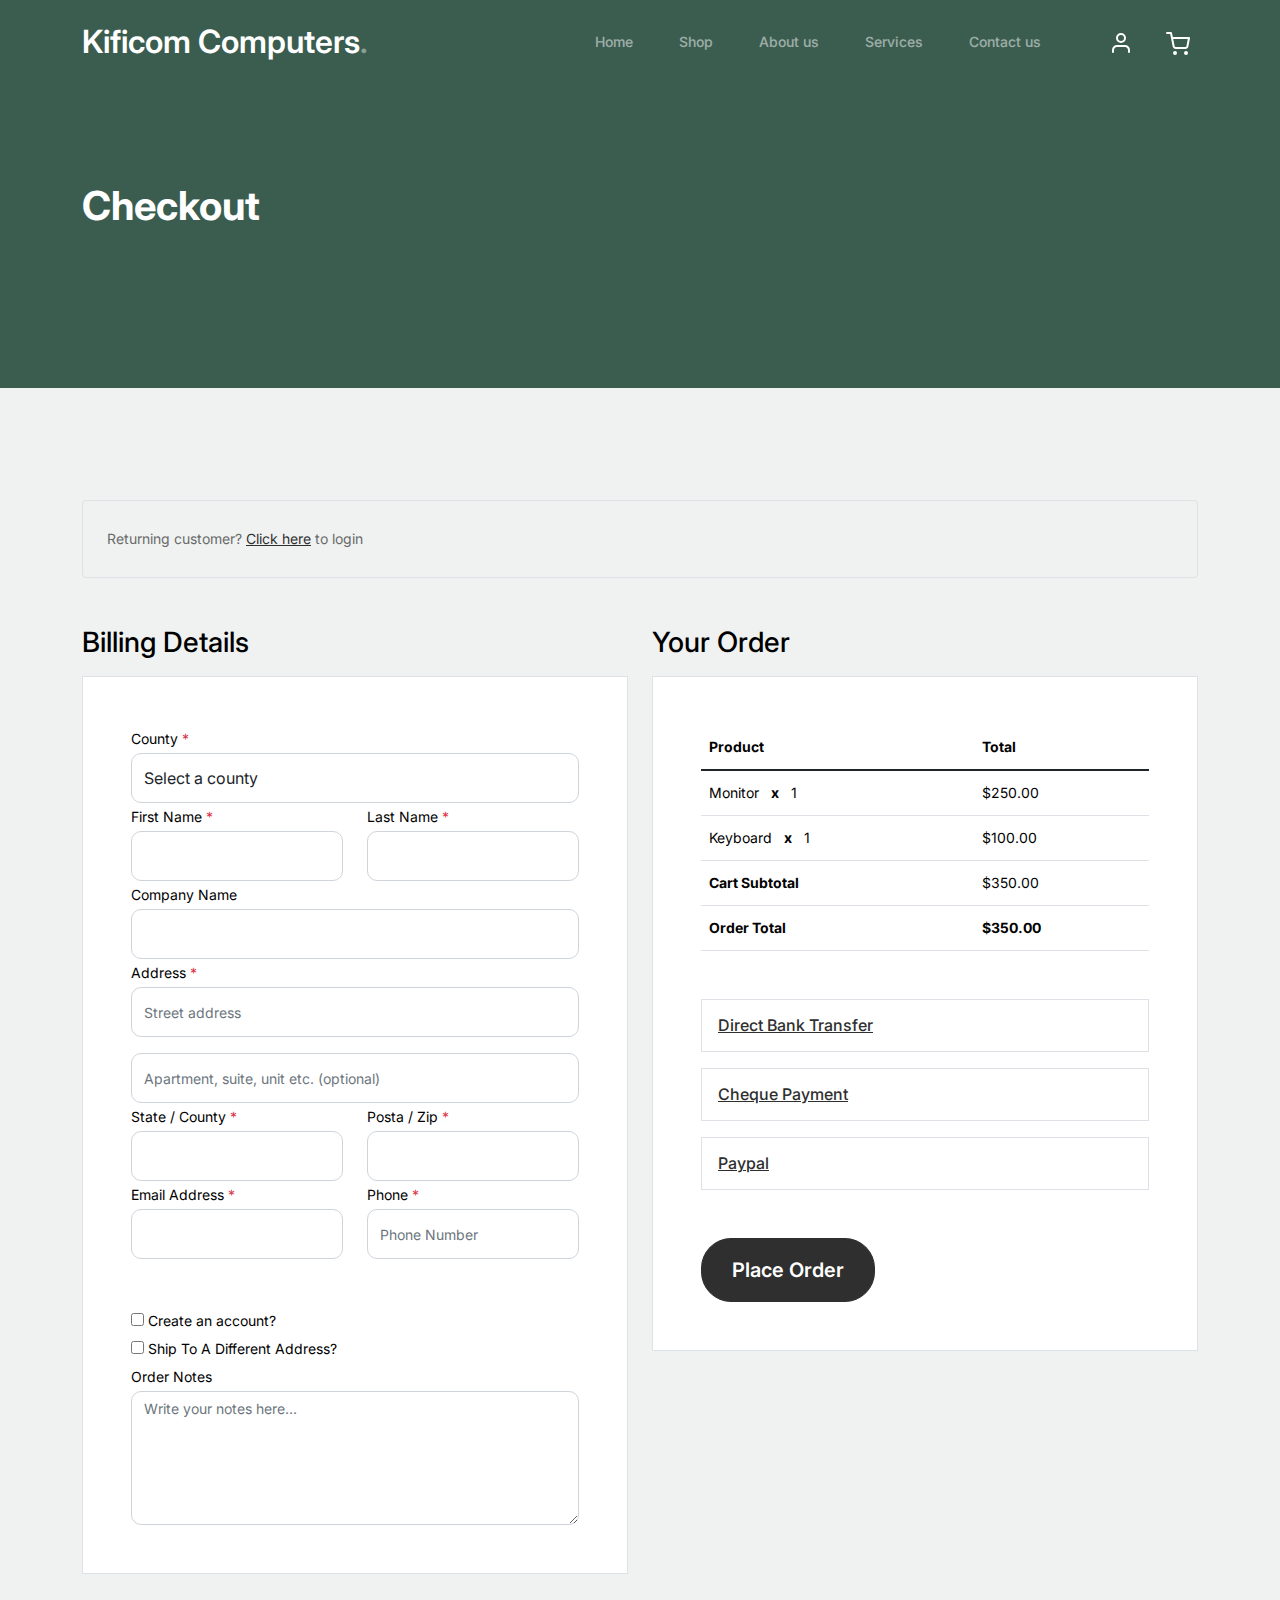
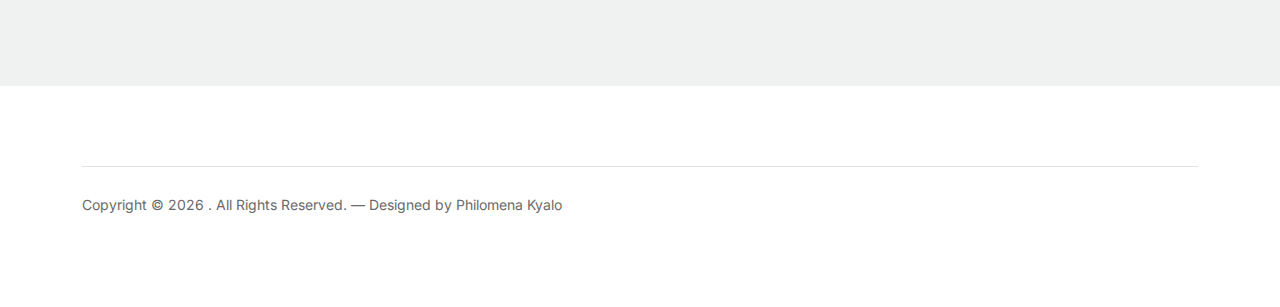
<file: checkout.html>
<!DOCTYPE html>
<html lang="en">
  <head>
    <meta charset="utf-8" />
    <meta
      name="viewport"
      content="width=device-width, initial-scale=1, shrink-to-fit=no"
    />
    <meta name="author" content="Untree.co" />
    <link rel="shortcut icon" href="favicon.png" />

    <meta name="description" content="" />
    <meta name="keywords" content="bootstrap, bootstrap4" />

    <!-- Bootstrap CSS -->
    <link href="css/bootstrap.min.css" rel="stylesheet" />
    <link
      href="https://cdnjs.cloudflare.com/ajax/libs/font-awesome/6.0.0-beta3/css/all.min.css"
      rel="stylesheet"
    />
    <link href="css/tiny-slider.css" rel="stylesheet" />
    <link href="css/style.css" rel="stylesheet" />
    <title>Kificom</title>
  </head>

  <body>
    <!-- Start Header/Navigation -->
    <nav
      class="custom-navbar navbar navbar navbar-expand-md navbar-dark bg-dark"
      arial-label="Furni navigation bar"
    >
      <div class="container">
        <a class="navbar-brand" href="index.html"
          >Kificom Computers<span>.</span></a
        >

        <button
          class="navbar-toggler"
          type="button"
          data-bs-toggle="collapse"
          data-bs-target="#navbarsFurni"
          aria-controls="navbarsFurni"
          aria-expanded="false"
          aria-label="Toggle navigation"
        >
          <span class="navbar-toggler-icon"></span>
        </button>

        <div class="collapse navbar-collapse" id="navbarsFurni">
          <ul class="custom-navbar-nav navbar-nav ms-auto mb-2 mb-md-0">
            <li class="nav-item">
              <a class="nav-link" href="index.html">Home</a>
            </li>
            <li><a class="nav-link" href="shop.html">Shop</a></li>
            <li><a class="nav-link" href="about.html">About us</a></li>
            <li><a class="nav-link" href="services.html">Services</a></li>
            <li><a class="nav-link" href="contact.html">Contact us</a></li>
          </ul>

          <ul class="custom-navbar-cta navbar-nav mb-2 mb-md-0 ms-5">
            <li>
              <a class="nav-link" href="#"><img src="images/user.svg" /></a>
            </li>
            <li>
              <a class="nav-link" href="cart.html"
                ><img src="images/cart.svg"
              /></a>
            </li>
          </ul>
        </div>
      </div>
    </nav>
    <!-- End Header/Navigation -->

    <!-- Start Hero Section -->
    <div class="hero">
      <div class="container">
        <div class="row justify-content-between">
          <div class="col-lg-5">
            <div class="intro-excerpt">
              <h1>Checkout</h1>
            </div>
          </div>
          <div class="col-lg-7"></div>
        </div>
      </div>
    </div>
    <!-- End Hero Section -->

    <div class="untree_co-section">
      <div class="container">
        <div class="row mb-5">
          <div class="col-md-12">
            <div class="border p-4 rounded" role="alert">
              Returning customer? <a href="#">Click here</a> to login
            </div>
          </div>
        </div>
        <div class="row">
          <div class="col-md-6 mb-5 mb-md-0">
            <h2 class="h3 mb-3 text-black">Billing Details</h2>
            <div class="p-3 p-lg-5 border bg-white">
              <div class="form-group">
                <label for="c_country" class="text-black"
                  >County <span class="text-danger">*</span></label
                >
                <select id="c_country" class="form-control">
                  <option value="1">Select a county</option>
                  <option value="2">Nairobi</option>
                  <option value="3">Nakuru</option>
                  <option value="4">Eldoret</option>
                  <option value="5">Makueni</option>
                  <option value="6">Machakos</option>
                  <option value="7">Mombasa</option>
                  <option value="8">Kisumu</option>
                  <option value="9">Kitale</option>
                </select>
              </div>
              <div class="form-group row">
                <div class="col-md-6">
                  <label for="c_fname" class="text-black"
                    >First Name <span class="text-danger">*</span></label
                  >
                  <input
                    type="text"
                    class="form-control"
                    id="c_fname"
                    name="c_fname"
                  />
                </div>
                <div class="col-md-6">
                  <label for="c_lname" class="text-black"
                    >Last Name <span class="text-danger">*</span></label
                  >
                  <input
                    type="text"
                    class="form-control"
                    id="c_lname"
                    name="c_lname"
                  />
                </div>
              </div>

              <div class="form-group row">
                <div class="col-md-12">
                  <label for="c_companyname" class="text-black"
                    >Company Name
                  </label>
                  <input
                    type="text"
                    class="form-control"
                    id="c_companyname"
                    name="c_companyname"
                  />
                </div>
              </div>

              <div class="form-group row">
                <div class="col-md-12">
                  <label for="c_address" class="text-black"
                    >Address <span class="text-danger">*</span></label
                  >
                  <input
                    type="text"
                    class="form-control"
                    id="c_address"
                    name="c_address"
                    placeholder="Street address"
                  />
                </div>
              </div>

              <div class="form-group mt-3">
                <input
                  type="text"
                  class="form-control"
                  placeholder="Apartment, suite, unit etc. (optional)"
                />
              </div>

              <div class="form-group row">
                <div class="col-md-6">
                  <label for="c_state_country" class="text-black"
                    >State / County <span class="text-danger">*</span></label
                  >
                  <input
                    type="text"
                    class="form-control"
                    id="c_state_country"
                    name="c_state_country"
                  />
                </div>
                <div class="col-md-6">
                  <label for="c_postal_zip" class="text-black"
                    >Posta / Zip <span class="text-danger">*</span></label
                  >
                  <input
                    type="text"
                    class="form-control"
                    id="c_postal_zip"
                    name="c_postal_zip"
                  />
                </div>
              </div>

              <div class="form-group row mb-5">
                <div class="col-md-6">
                  <label for="c_email_address" class="text-black"
                    >Email Address <span class="text-danger">*</span></label
                  >
                  <input
                    type="text"
                    class="form-control"
                    id="c_email_address"
                    name="c_email_address"
                  />
                </div>
                <div class="col-md-6">
                  <label for="c_phone" class="text-black"
                    >Phone <span class="text-danger">*</span></label
                  >
                  <input
                    type="text"
                    class="form-control"
                    id="c_phone"
                    name="c_phone"
                    placeholder="Phone Number"
                  />
                </div>
              </div>

              <div class="form-group">
                <label
                  for="c_create_account"
                  class="text-black"
                  data-bs-toggle="collapse"
                  href="#create_an_account"
                  role="button"
                  aria-expanded="false"
                  aria-controls="create_an_account"
                  ><input type="checkbox" value="1" id="c_create_account" />
                  Create an account?</label
                >
                <div class="collapse" id="create_an_account">
                  <div class="py-2 mb-4">
                    <p class="mb-3">
                      Create an account by entering the information below. If
                      you are a returning customer please login at the top of
                      the page.
                    </p>
                    <div class="form-group">
                      <label for="c_account_password" class="text-black"
                        >Account Password</label
                      >
                      <input
                        type="email"
                        class="form-control"
                        id="c_account_password"
                        name="c_account_password"
                        placeholder=""
                      />
                    </div>
                  </div>
                </div>
              </div>

              <div class="form-group">
                <label
                  for="c_ship_different_address"
                  class="text-black"
                  data-bs-toggle="collapse"
                  href="#ship_different_address"
                  role="button"
                  aria-expanded="false"
                  aria-controls="ship_different_address"
                  ><input
                    type="checkbox"
                    value="1"
                    id="c_ship_different_address"
                  />
                  Ship To A Different Address?</label
                >
                <div class="collapse" id="ship_different_address">
                  <div class="py-2">
                    <div class="form-group">
                      <label for="c_diff_country" class="text-black"
                        >County <span class="text-danger">*</span></label
                      >
                      <select id="c_diff_country" class="form-control">
                        <option value="1">Select a county</option>
                        <option value="2">Nairobi</option>
                        <option value="3">Nakuru</option>
                        <option value="4">Eldoret</option>
                        <option value="5">Makueni</option>
                        <option value="6">Machakos</option>
                        <option value="7">Mombasa</option>
                        <option value="8">Kisumu</option>
                        <option value="9">Kitale</option>
                      </select>
                    </div>

                    <div class="form-group row">
                      <div class="col-md-6">
                        <label for="c_diff_fname" class="text-black"
                          >First Name <span class="text-danger">*</span></label
                        >
                        <input
                          type="text"
                          class="form-control"
                          id="c_diff_fname"
                          name="c_diff_fname"
                        />
                      </div>
                      <div class="col-md-6">
                        <label for="c_diff_lname" class="text-black"
                          >Last Name <span class="text-danger">*</span></label
                        >
                        <input
                          type="text"
                          class="form-control"
                          id="c_diff_lname"
                          name="c_diff_lname"
                        />
                      </div>
                    </div>

                    <div class="form-group row">
                      <div class="col-md-12">
                        <label for="c_diff_companyname" class="text-black"
                          >Company Name
                        </label>
                        <input
                          type="text"
                          class="form-control"
                          id="c_diff_companyname"
                          name="c_diff_companyname"
                        />
                      </div>
                    </div>

                    <div class="form-group row mb-3">
                      <div class="col-md-12">
                        <label for="c_diff_address" class="text-black"
                          >Address <span class="text-danger">*</span></label
                        >
                        <input
                          type="text"
                          class="form-control"
                          id="c_diff_address"
                          name="c_diff_address"
                          placeholder="Street address"
                        />
                      </div>
                    </div>

                    <div class="form-group">
                      <input
                        type="text"
                        class="form-control"
                        placeholder="Apartment, suite, unit etc. (optional)"
                      />
                    </div>

                    <div class="form-group row">
                      <div class="col-md-6">
                        <label for="c_diff_state_country" class="text-black"
                          >State / County
                          <span class="text-danger">*</span></label
                        >
                        <input
                          type="text"
                          class="form-control"
                          id="c_diff_state_country"
                          name="c_diff_state_country"
                        />
                      </div>
                      <div class="col-md-6">
                        <label for="c_diff_postal_zip" class="text-black"
                          >Posta / Zip <span class="text-danger">*</span></label
                        >
                        <input
                          type="text"
                          class="form-control"
                          id="c_diff_postal_zip"
                          name="c_diff_postal_zip"
                        />
                      </div>
                    </div>

                    <div class="form-group row mb-5">
                      <div class="col-md-6">
                        <label for="c_diff_email_address" class="text-black"
                          >Email Address
                          <span class="text-danger">*</span></label
                        >
                        <input
                          type="text"
                          class="form-control"
                          id="c_diff_email_address"
                          name="c_diff_email_address"
                        />
                      </div>
                      <div class="col-md-6">
                        <label for="c_diff_phone" class="text-black"
                          >Phone <span class="text-danger">*</span></label
                        >
                        <input
                          type="text"
                          class="form-control"
                          id="c_diff_phone"
                          name="c_diff_phone"
                          placeholder="Phone Number"
                        />
                      </div>
                    </div>
                  </div>
                </div>
              </div>

              <div class="form-group">
                <label for="c_order_notes" class="text-black"
                  >Order Notes</label
                >
                <textarea
                  name="c_order_notes"
                  id="c_order_notes"
                  cols="30"
                  rows="5"
                  class="form-control"
                  placeholder="Write your notes here..."
                ></textarea>
              </div>
            </div>
          </div>
          <div class="col-md-6">
            <div class="row mb-5">
              <div class="col-md-12">
                <h2 class="h3 mb-3 text-black">Your Order</h2>
                <div class="p-3 p-lg-5 border bg-white">
                  <table class="table site-block-order-table mb-5">
                    <thead>
                      <th>Product</th>
                      <th>Total</th>
                    </thead>
                    <tbody>
                      <tr>
                        <td>Monitor <strong class="mx-2">x</strong> 1</td>
                        <td>$250.00</td>
                      </tr>
                      <tr>
                        <td>Keyboard <strong class="mx-2">x</strong> 1</td>
                        <td>$100.00</td>
                      </tr>
                      <tr>
                        <td class="text-black font-weight-bold">
                          <strong>Cart Subtotal</strong>
                        </td>
                        <td class="text-black">$350.00</td>
                      </tr>
                      <tr>
                        <td class="text-black font-weight-bold">
                          <strong>Order Total</strong>
                        </td>
                        <td class="text-black font-weight-bold">
                          <strong>$350.00</strong>
                        </td>
                      </tr>
                    </tbody>
                  </table>

                  <div class="border p-3 mb-3">
                    <h3 class="h6 mb-0">
                      <a
                        class="d-block"
                        data-bs-toggle="collapse"
                        href="#collapsebank"
                        role="button"
                        aria-expanded="false"
                        aria-controls="collapsebank"
                        >Direct Bank Transfer</a
                      >
                    </h3>

                    <div class="collapse" id="collapsebank">
                      <div class="py-2">
                        <p class="mb-0">
                          Make your payment directly into our bank account.
                          Please use your Order ID as the payment reference.
                          Your order won’t be shipped until the funds have
                          cleared in our account.
                        </p>
                      </div>
                    </div>
                  </div>

                  <div class="border p-3 mb-3">
                    <h3 class="h6 mb-0">
                      <a
                        class="d-block"
                        data-bs-toggle="collapse"
                        href="#collapsecheque"
                        role="button"
                        aria-expanded="false"
                        aria-controls="collapsecheque"
                        >Cheque Payment</a
                      >
                    </h3>

                    <div class="collapse" id="collapsecheque">
                      <div class="py-2">
                        <p class="mb-0">
                          Make your payment directly into our bank account.
                          Please use your Order ID as the payment reference.
                          Your order won’t be shipped until the funds have
                          cleared in our account.
                        </p>
                      </div>
                    </div>
                  </div>

                  <div class="border p-3 mb-5">
                    <h3 class="h6 mb-0">
                      <a
                        class="d-block"
                        data-bs-toggle="collapse"
                        href="#collapsepaypal"
                        role="button"
                        aria-expanded="false"
                        aria-controls="collapsepaypal"
                        >Paypal</a
                      >
                    </h3>

                    <div class="collapse" id="collapsepaypal">
                      <div class="py-2">
                        <p class="mb-0">
                          Make your payment directly into our bank account.
                          Please use your Order ID as the payment reference.
                          Your order won’t be shipped until the funds have
                          cleared in our account.
                        </p>
                      </div>
                    </div>
                  </div>

                  <div class="form-group">
                    <button
                      class="btn btn-black btn-lg py-3 btn-block"
                      onclick="window.location='thankyou.html'"
                    >
                      Place Order
                    </button>
                  </div>
                </div>
              </div>
            </div>
          </div>
        </div>
        <!-- </form> -->
      </div>
    </div>

    <!-- Start Footer Section -->
    <footer class="footer-section">
      <div class="container relative">
        <div class="border-top copyright">
          <div class="row pt-4">
            <div class="col-lg-6">
              <p class="mb-2 text-center text-lg-start">
                Copyright &copy;
                <script>
                  document.write(new Date().getFullYear());
                </script>
                . All Rights Reserved. &mdash; Designed by Philomena Kyalo
              </p>
            </div>

            <div class="col-lg-6 text-center text-lg-end">
              <ul class="list-unstyled d-inline-flex ms-auto"></ul>
            </div>
          </div>
        </div>
      </div>
    </footer>
    <!-- End Footer Section -->

    <script src="js/bootstrap.bundle.min.js"></script>
    <script src="js/tiny-slider.js"></script>
    <script src="js/custom.js"></script>
  </body>
</html>
</file>
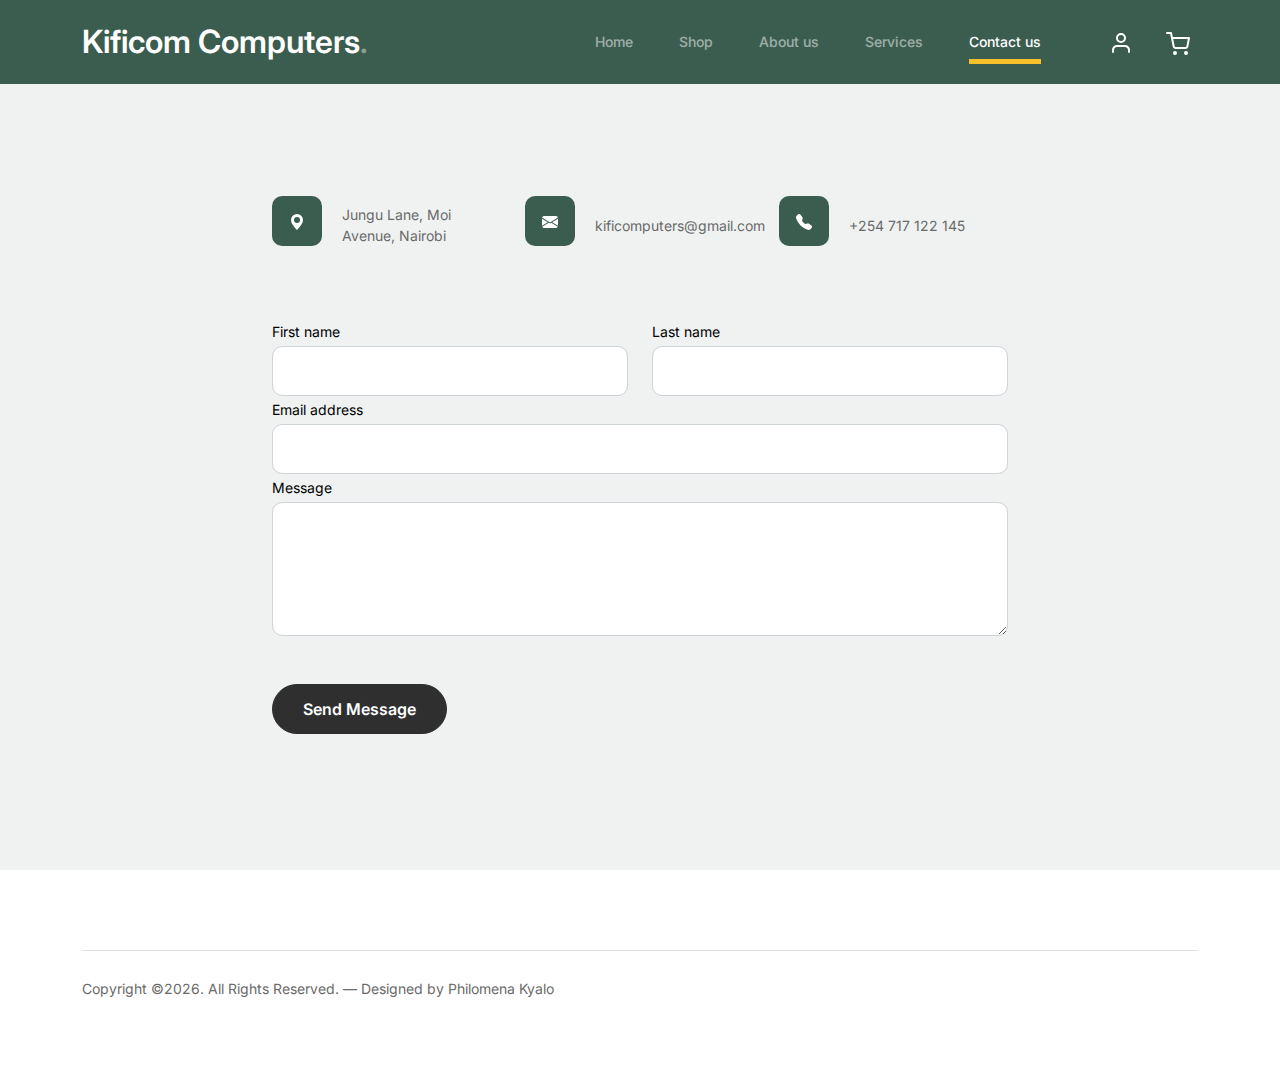
<file: contact.html>
<!doctype html>
<html lang="en">
<head>
  <meta charset="utf-8">
  <meta name="viewport" content="width=device-width, initial-scale=1, shrink-to-fit=no">
  <meta name="author" content="Untree.co">
  <link rel="shortcut icon" href="favicon.png">

  <meta name="description" content="" />
  <meta name="keywords" content="bootstrap, bootstrap4" />

		<!-- Bootstrap CSS -->
		<link href="css/bootstrap.min.css" rel="stylesheet">
		<link href="https://cdnjs.cloudflare.com/ajax/libs/font-awesome/6.0.0-beta3/css/all.min.css" rel="stylesheet">
		<link href="css/tiny-slider.css" rel="stylesheet">
		<link href="css/style.css" rel="stylesheet">
		<title>Kificom</title>
	</head>

	<body>

		<!-- Start Header/Navigation -->
		<nav class="custom-navbar navbar navbar navbar-expand-md navbar-dark bg-dark" arial-label="Furni navigation bar">

			<div class="container">
				<a class="navbar-brand" href="index.html">Kificom Computers<span>.</span></a>

				<button class="navbar-toggler" type="button" data-bs-toggle="collapse" data-bs-target="#navbarsFurni" aria-controls="navbarsFurni" aria-expanded="false" aria-label="Toggle navigation">
					<span class="navbar-toggler-icon"></span>
				</button>

				<div class="collapse navbar-collapse" id="navbarsFurni">
					<ul class="custom-navbar-nav navbar-nav ms-auto mb-2 mb-md-0">
						<li class="nav-item">
							<a class="nav-link" href="index.html">Home</a>
						</li>
						<li><a class="nav-link" href="shop.html">Shop</a></li>
						<li><a class="nav-link" href="about.html">About us</a></li>
						<li><a class="nav-link" href="services.html">Services</a></li>
						<li class="active"><a class="nav-link" href="contact.html">Contact us</a></li>
					</ul>

					<ul class="custom-navbar-cta navbar-nav mb-2 mb-md-0 ms-5">
						<li><a class="nav-link" href="#"><img src="images/user.svg"></a></li>
						<li><a class="nav-link" href="cart.html"><img src="images/cart.svg"></a></li>
					</ul>
				</div>
			</div>
				
		</nav>
		<!-- End Header/Navigation -->

		<!-- Start Hero Section -->
	
		<!-- End Hero Section -->

		
		<!-- Start Contact Form -->
		<div class="untree_co-section">
      <div class="container">

        <div class="block">
          <div class="row justify-content-center">


            <div class="col-md-8 col-lg-8 pb-4">


              <div class="row mb-5">
                <div class="col-lg-4">
                  <div  class="service no-shadow align-items-center link horizontal d-flex active" data-aos="fade-left" data-aos-delay="0">
                    <div class="service-icon color-1 mb-4">
                      <svg xmlns="http://www.w3.org/2000/svg" width="16" height="16" fill="currentColor" class="bi bi-geo-alt-fill" viewBox="0 0 16 16">
                        <path d="M8 16s6-5.686 6-10A6 6 0 0 0 2 6c0 4.314 6 10 6 10zm0-7a3 3 0 1 1 0-6 3 3 0 0 1 0 6z"/>
                      </svg>
                    </div> <!-- /.icon -->
                    <div class="service-contents">
                      <p>Jungu Lane, Moi Avenue, Nairobi</p>
                    </div> <!-- /.service-contents-->
                  </div> <!-- /.service -->
                </div>

                <div class="col-lg-4">
                  <div  class="service no-shadow align-items-center link horizontal d-flex active" data-aos="fade-left" data-aos-delay="0">
                    <div class="service-icon color-1 mb-4">
                      <svg xmlns="http://www.w3.org/2000/svg" width="16" height="16" fill="currentColor" class="bi bi-envelope-fill" viewBox="0 0 16 16">
                        <path d="M.05 3.555A2 2 0 0 1 2 2h12a2 2 0 0 1 1.95 1.555L8 8.414.05 3.555zM0 4.697v7.104l5.803-3.558L0 4.697zM6.761 8.83l-6.57 4.027A2 2 0 0 0 2 14h12a2 2 0 0 0 1.808-1.144l-6.57-4.027L8 9.586l-1.239-.757zm3.436-.586L16 11.801V4.697l-5.803 3.546z"/>
                      </svg>
                    </div> <!-- /.icon -->
                    <div class="service-contents">
                      <p>kificomputers@gmail.com </p>
                    </div> <!-- /.service-contents-->
                  </div> <!-- /.service -->
                </div>

                <div class="col-lg-4">
                  <div  class="service no-shadow align-items-center link horizontal d-flex active" data-aos="fade-left" data-aos-delay="0">
                    <div class="service-icon color-1 mb-4">
                      <svg xmlns="http://www.w3.org/2000/svg" width="16" height="16" fill="currentColor" class="bi bi-telephone-fill" viewBox="0 0 16 16">
                        <path fill-rule="evenodd" d="M1.885.511a1.745 1.745 0 0 1 2.61.163L6.29 2.98c.329.423.445.974.315 1.494l-.547 2.19a.678.678 0 0 0 .178.643l2.457 2.457a.678.678 0 0 0 .644.178l2.189-.547a1.745 1.745 0 0 1 1.494.315l2.306 1.794c.829.645.905 1.87.163 2.611l-1.034 1.034c-.74.74-1.846 1.065-2.877.702a18.634 18.634 0 0 1-7.01-4.42 18.634 18.634 0 0 1-4.42-7.009c-.362-1.03-.037-2.137.703-2.877L1.885.511z"/>
                      </svg>
                    </div> <!-- /.icon -->
                    <div class="service-contents">
                      <p>+254 717 122 145</p>
                    </div> <!-- /.service-contents-->
                  </div> <!-- /.service -->
                </div>
              </div>

              <form>
                <div class="row">
                  <div class="col-6">
                    <div class="form-group">
                      <label class="text-black" for="fname">First name</label>
                      <input type="text" class="form-control" id="fname">
                    </div>
                  </div>
                  <div class="col-6">
                    <div class="form-group">
                      <label class="text-black" for="lname">Last name</label>
                      <input type="text" class="form-control" id="lname">
                    </div>
                  </div>
                </div>
                <div class="form-group">
                  <label class="text-black" for="email">Email address</label>
                  <input type="email" class="form-control" id="email">
                </div>

                <div class="form-group mb-5">
                  <label class="text-black" for="message">Message</label>
                  <textarea name="" class="form-control" id="message" cols="30" rows="5"></textarea>
                </div>

                <button type="submit" class="btn btn-primary-hover-outline">Send Message</button>
              </form>

            </div>

          </div>

        </div>

      </div>


    </div>
  </div>

  <!-- End Contact Form -->

		<!-- Start Footer Section -->
    <footer class="footer-section">
      <div class="container relative">
     
  
        <div class="border-top copyright">
          <div class="row pt-4">
            <div class="col-lg-6">
              <p class="mb-2 text-center text-lg-start">Copyright &copy;<script>document.write(new Date().getFullYear());</script>. All Rights Reserved. &mdash; Designed by Philomena Kyalo  <!-- License information: https://untree.co/license/ -->
      </p>
            </div>
  
            <div class="col-lg-6 text-center text-lg-end">
              <ul class="list-unstyled d-inline-flex ms-auto">
                
              </ul>
            </div>
  
          </div>
        </div>
  
      </div>
    </footer>
  <!-- End Footer Section -->	


		<script src="js/bootstrap.bundle.min.js"></script>
		<script src="js/tiny-slider.js"></script>
		<script src="js/custom.js"></script>
	</body>

</html>
</file>
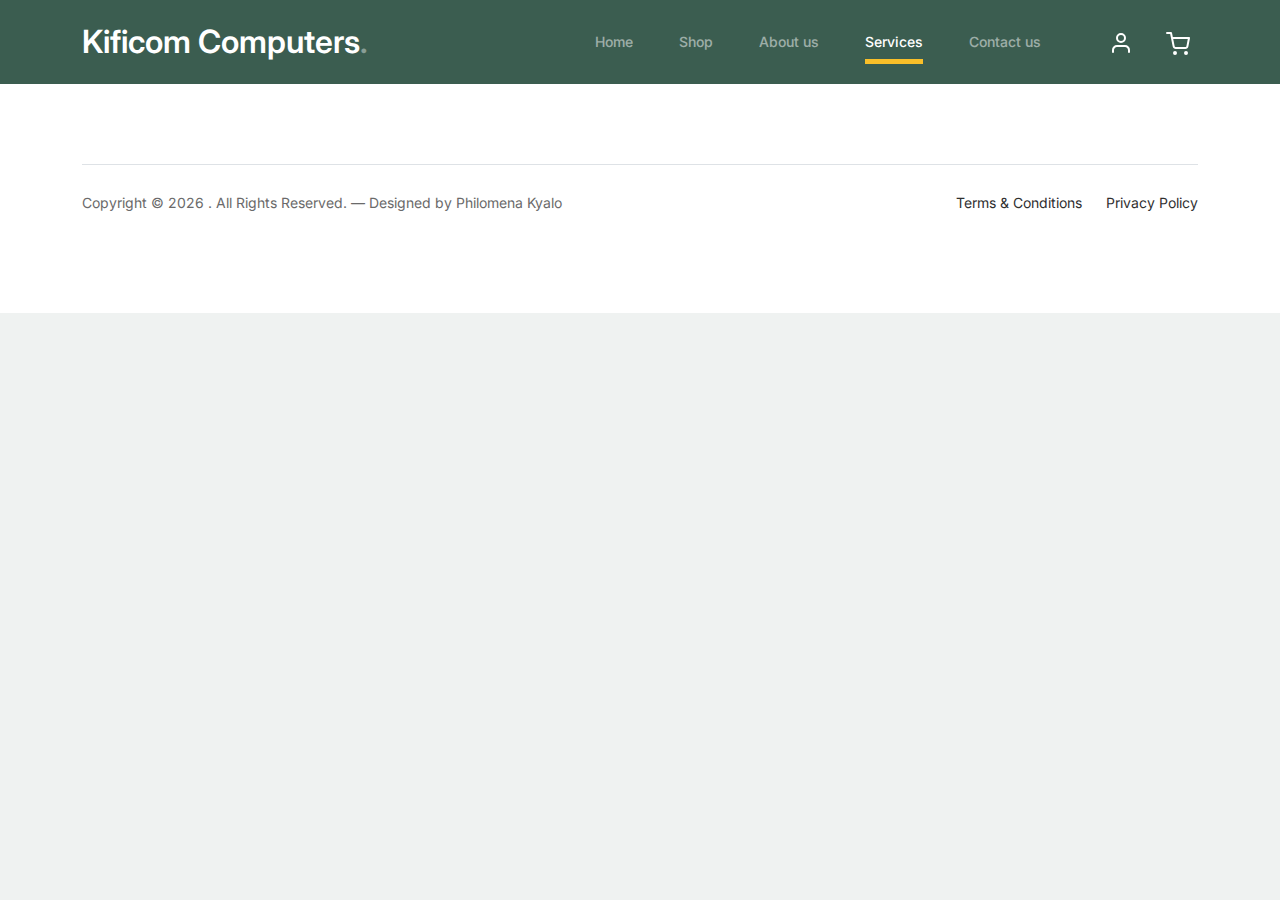
<file: services.html>
<!DOCTYPE html>
<html lang="en">
  <head>
    <meta charset="utf-8" />
    <meta
      name="viewport"
      content="width=device-width, initial-scale=1, shrink-to-fit=no"
    />
    <meta name="author" content="Untree.co" />
    <link rel="shortcut icon" href="favicon.png" />

    <meta name="description" content="" />
    <meta name="keywords" content="bootstrap, bootstrap4" />

    <!-- Bootstrap CSS -->
    <link href="css/bootstrap.min.css" rel="stylesheet" />
    <link
      href="https://cdnjs.cloudflare.com/ajax/libs/font-awesome/6.0.0-beta3/css/all.min.css"
      rel="stylesheet"
    />
    <link href="css/tiny-slider.css" rel="stylesheet" />
    <link href="css/style.css" rel="stylesheet" />
    <title>Kificom</title>
  </head>

  <body>
    <!-- Start Header/Navigation -->
    <nav
      class="custom-navbar navbar navbar navbar-expand-md navbar-dark bg-dark"
      arial-label="Furni navigation bar"
    >
      <div class="container">
        <a class="navbar-brand" href="index.html"
          >Kificom Computers<span>.</span></a
        >

        <button
          class="navbar-toggler"
          type="button"
          data-bs-toggle="collapse"
          data-bs-target="#navbarsFurni"
          aria-controls="navbarsFurni"
          aria-expanded="false"
          aria-label="Toggle navigation"
        >
          <span class="navbar-toggler-icon"></span>
        </button>

        <div class="collapse navbar-collapse" id="navbarsFurni">
          <ul class="custom-navbar-nav navbar-nav ms-auto mb-2 mb-md-0">
            <li class="nav-item">
              <a class="nav-link" href="index.html">Home</a>
            </li>
            <li><a class="nav-link" href="shop.html">Shop</a></li>
            <li><a class="nav-link" href="about.html">About us</a></li>
            <li class="active">
              <a class="nav-link" href="services.html">Services</a>
            </li>
            <li><a class="nav-link" href="contact.html">Contact us</a></li>
          </ul>

          <ul class="custom-navbar-cta navbar-nav mb-2 mb-md-0 ms-5">
            <li>
              <a class="nav-link" href="#"><img src="images/user.svg" /></a>
            </li>
            <li>
              <a class="nav-link" href="cart.html"
                ><img src="images/cart.svg"
              /></a>
            </li>
          </ul>
        </div>
      </div>
    </nav>
    <!-- End Header/Navigation -->

    <!-- Start Hero Section -->

    <!-- End Hero Section -->

    <!-- Start Why Choose Us Section -->

    <!-- End Why Choose Us Section -->

    <!-- Start Product Section -->

    <!-- End Product Section -->
    <!-- Start Footer Section -->
    <footer class="footer-section">
      <div class="container relative">
        <div class="border-top copyright">
          <div class="row pt-4">
            <div class="col-lg-6">
              <p class="mb-2 text-center text-lg-start">
                Copyright &copy;
                <script>
                  document.write(new Date().getFullYear());
                </script>
                . All Rights Reserved. &mdash; Designed by Philomena Kyalo
                <!-- License information: https://untree.co/license/ -->
              </p>
            </div>

            <div class="col-lg-6 text-center text-lg-end">
              <ul class="list-unstyled d-inline-flex ms-auto">
                <li class="me-4"><a href="#">Terms &amp; Conditions</a></li>
                <li><a href="#">Privacy Policy</a></li>
              </ul>
            </div>
          </div>
        </div>
      </div>
    </footer>
    <!-- End Footer Section -->

    <script src="js/bootstrap.bundle.min.js"></script>
    <script src="js/tiny-slider.js"></script>
    <script src="js/custom.js"></script>
  </body>
</html>
</file>
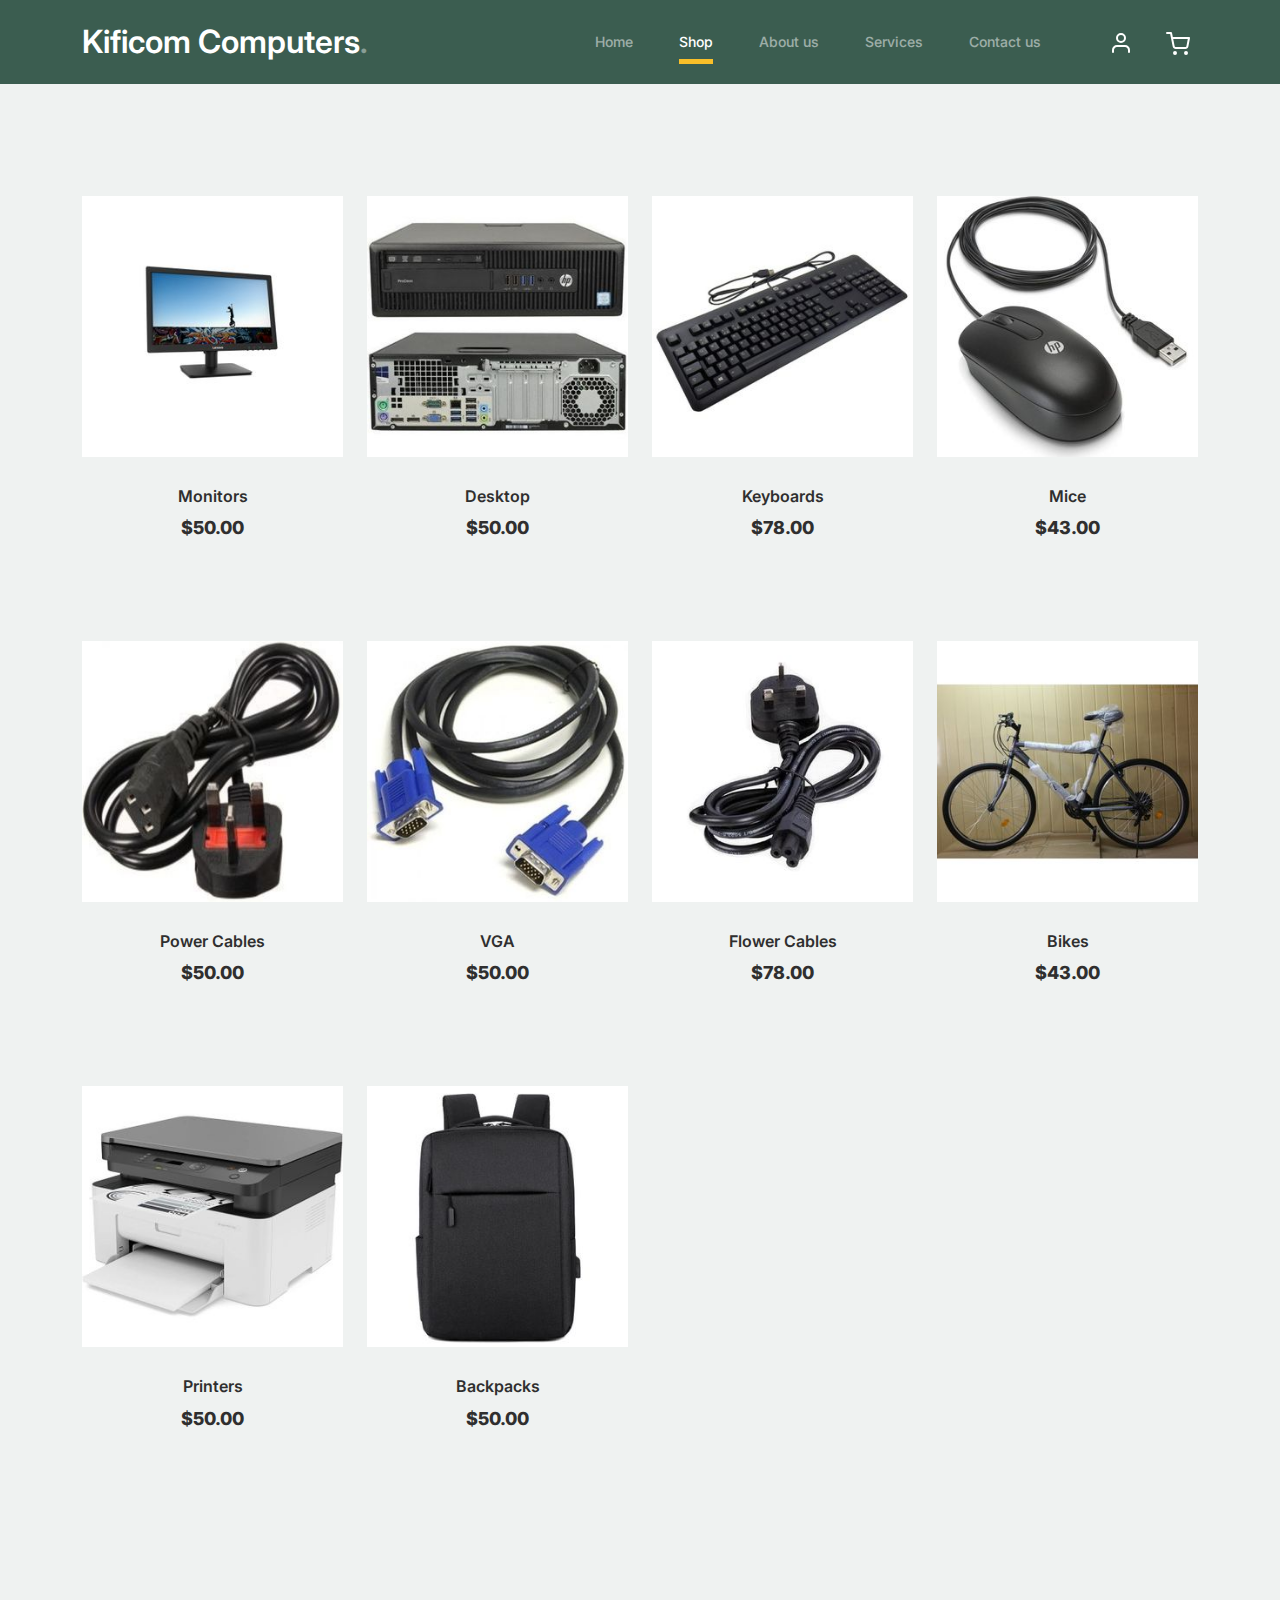
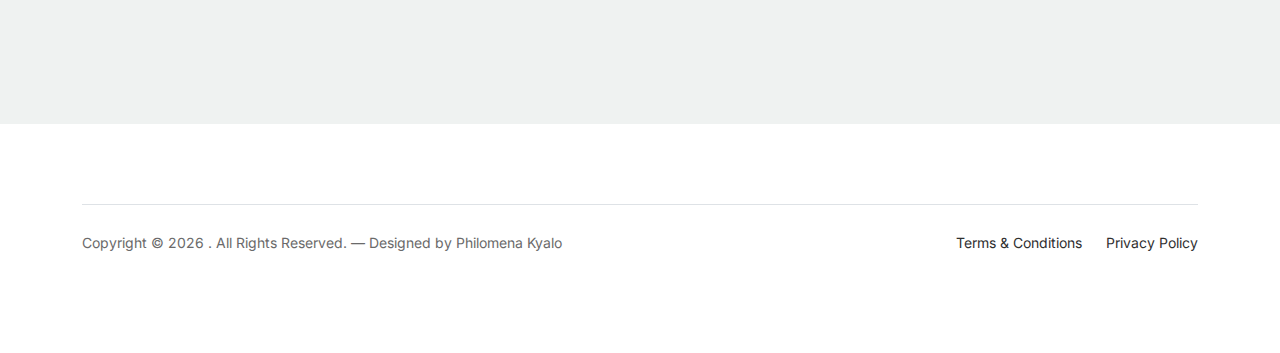
<file: shop.html>
<!DOCTYPE html>
<html lang="en">
  <head>
    <meta charset="utf-8" />
    <meta
      name="viewport"
      content="width=device-width, initial-scale=1, shrink-to-fit=no"
    />
    <meta name="author" content="Untree.co" />
    <link rel="shortcut icon" href="favicon.png" />

    <meta name="description" content="" />
    <meta name="keywords" content="bootstrap, bootstrap4" />

    <!-- Bootstrap CSS -->
    <link href="css/bootstrap.min.css" rel="stylesheet" />
    <link
      href="https://cdnjs.cloudflare.com/ajax/libs/font-awesome/6.0.0-beta3/css/all.min.css"
      rel="stylesheet"
    />
    <link href="css/tiny-slider.css" rel="stylesheet" />
    <link href="css/style.css" rel="stylesheet" />
    <title>Kificom</title>
  </head>

  <body>
    <!-- Start Header/Navigation -->
    <nav
      class="custom-navbar navbar navbar navbar-expand-md navbar-dark bg-dark"
      arial-label="Furni navigation bar"
    >
      <div class="container">
        <a class="navbar-brand" href="index.html"
          >Kificom Computers<span>.</span></a
        >

        <button
          class="navbar-toggler"
          type="button"
          data-bs-toggle="collapse"
          data-bs-target="#navbarsFurni"
          aria-controls="navbarsFurni"
          aria-expanded="false"
          aria-label="Toggle navigation"
        >
          <span class="navbar-toggler-icon"></span>
        </button>

        <div class="collapse navbar-collapse" id="navbarsFurni">
          <ul class="custom-navbar-nav navbar-nav ms-auto mb-2 mb-md-0">
            <li class="nav-item">
              <a class="nav-link" href="index.html">Home</a>
            </li>
            <li class="active">
              <a class="nav-link" href="shop.html">Shop</a>
            </li>
            <li><a class="nav-link" href="about.html">About us</a></li>
            <li><a class="nav-link" href="services.html">Services</a></li>
            <li><a class="nav-link" href="contact.html">Contact us</a></li>
          </ul>

          <ul class="custom-navbar-cta navbar-nav mb-2 mb-md-0 ms-5">
            <li>
              <a class="nav-link" href="#"><img src="images/user.svg" /></a>
            </li>
            <li>
              <a class="nav-link" href="cart.html"
                ><img src="images/cart.svg"
              /></a>
            </li>
          </ul>
        </div>
      </div>
    </nav>
    <!-- End Header/Navigation -->

    <div class="untree_co-section product-section before-footer-section">
      <div class="container">
        <div class="row">
          <!-- Start Column 1 -->
          <div class="col-12 col-md-4 col-lg-3 mb-5">
            <a class="product-item" href="#">
              <img
                src="images/monitor.jpg"
                class="img-fluid product-thumbnail"
              />
              <h3 class="product-title">Monitors</h3>
              <strong class="product-price">$50.00</strong>

              <span class="icon-cross">
                <img src="images/cross.svg" class="img-fluid" />
              </span>
            </a>
          </div>
          <!-- End Column 1 -->

          <!-- Start Column 2 -->
          <div class="col-12 col-md-4 col-lg-3 mb-5">
            <a class="product-item" href="#">
              <img src="images/des.jpg" class="img-fluid product-thumbnail" />
              <h3 class="product-title">Desktop</h3>
              <strong class="product-price">$50.00</strong>

              <span class="icon-cross">
                <img src="images/cross.svg" class="img-fluid" />
              </span>
            </a>
          </div>
          <!-- End Column 2 -->

          <!-- Start Column 3 -->
          <div class="col-12 col-md-4 col-lg-3 mb-5">
            <a class="product-item" href="#">
              <img
                src="images/keyboard.jpg"
                class="img-fluid product-thumbnail"
              />
              <h3 class="product-title">Keyboards</h3>
              <strong class="product-price">$78.00</strong>

              <span class="icon-cross">
                <img src="images/cross.svg" class="img-fluid" />
              </span>
            </a>
          </div>
          <!-- End Column 3 -->

          <!-- Start Column 4 -->
          <div class="col-12 col-md-4 col-lg-3 mb-5">
            <a class="product-item" href="#">
              <img src="images/hp.jpg" class="img-fluid product-thumbnail" />
              <h3 class="product-title">Mice</h3>
              <strong class="product-price">$43.00</strong>

              <span class="icon-cross">
                <img src="images/cross.svg" class="img-fluid" />
              </span>
            </a>
          </div>
          <!-- End Column 4 -->

          <!-- Start Column 1 -->
          <div class="col-12 col-md-4 col-lg-3 mb-5">
            <a class="product-item" href="#">
              <img src="images/power.jpg" class="img-fluid product-thumbnail" />
              <h3 class="product-title">Power Cables</h3>
              <strong class="product-price">$50.00</strong>

              <span class="icon-cross">
                <img src="images/cross.svg" class="img-fluid" />
              </span>
            </a>
          </div>
          <!-- End Column 1 -->

          <!-- Start Column 2 -->
          <div class="col-12 col-md-4 col-lg-3 mb-5">
            <a class="product-item" href="#">
              <img src="images/vga.jpg" class="img-fluid product-thumbnail" />
              <h3 class="product-title">VGA</h3>
              <strong class="product-price">$50.00</strong>

              <span class="icon-cross">
                <img src="images/cross.svg" class="img-fluid" />
              </span>
            </a>
          </div>
          <!-- End Column 2 -->

          <!-- Start Column 3 -->
          <div class="col-12 col-md-4 col-lg-3 mb-5">
            <a class="product-item" href="#">
              <img
                src="images/flower.jpg"
                class="img-fluid product-thumbnail"
              />
              <h3 class="product-title">Flower Cables</h3>
              <strong class="product-price">$78.00</strong>

              <span class="icon-cross">
                <img src="images/cross.svg" class="img-fluid" />
              </span>
            </a>
          </div>
          <!-- End Column 3 -->

          <!-- Start Column 4 -->
          <div class="col-12 col-md-4 col-lg-3 mb-5">
            <a class="product-item" href="#">
              <img src="images/bike3.jpg" class="img-fluid product-thumbnail" />
              <h3 class="product-title">Bikes</h3>
              <strong class="product-price">$43.00</strong>

              <span class="icon-cross">
                <img src="images/cross.svg" class="img-fluid" />
              </span>
            </a>
          </div>
          <!-- End Column 4 -->
          <!-- Start Column 1 -->
          <div class="col-12 col-md-4 col-lg-3 mb-5">
            <a class="product-item" href="#">
              <img
                src="images/printer.jpg"
                class="img-fluid product-thumbnail"
              />
              <h3 class="product-title">Printers</h3>
              <strong class="product-price">$50.00</strong>

              <span class="icon-cross">
                <img src="images/cross.svg" class="img-fluid" />
              </span>
            </a>
          </div>
          <!-- End Column 1 -->
          <!-- Start Column 2 -->
          <div class="col-12 col-md-4 col-lg-3 mb-5">
            <a class="product-item" href="#">
              <img
                src="images/backpack.jpg"
                class="img-fluid product-thumbnail"
              />
              <h3 class="product-title">Backpacks</h3>
              <strong class="product-price">$50.00</strong>

              <span class="icon-cross">
                <img src="images/cross.svg" class="img-fluid" />
              </span>
            </a>
          </div>
          <!-- End Column 2 -->
        </div>
      </div>
    </div>
    <!-- Start Footer Section -->
    <footer class="footer-section">
      <div class="container relative">
        <div class="border-top copyright">
          <div class="row pt-4">
            <div class="col-lg-6">
              <p class="mb-2 text-center text-lg-start">
                Copyright &copy;
                <script>
                  document.write(new Date().getFullYear());
                </script>
                . All Rights Reserved. &mdash; Designed by Philomena Kyalo
              </p>
            </div>

            <div class="col-lg-6 text-center text-lg-end">
              <ul class="list-unstyled d-inline-flex ms-auto">
                <li class="me-4"><a href="#">Terms &amp; Conditions</a></li>
                <li><a href="#">Privacy Policy</a></li>
              </ul>
            </div>
          </div>
        </div>
      </div>
    </footer>
    <!-- End Footer Section -->

    <script src="js/bootstrap.bundle.min.js"></script>
    <script src="js/tiny-slider.js"></script>
    <script src="js/custom.js"></script>
  </body>
</html>
</file>
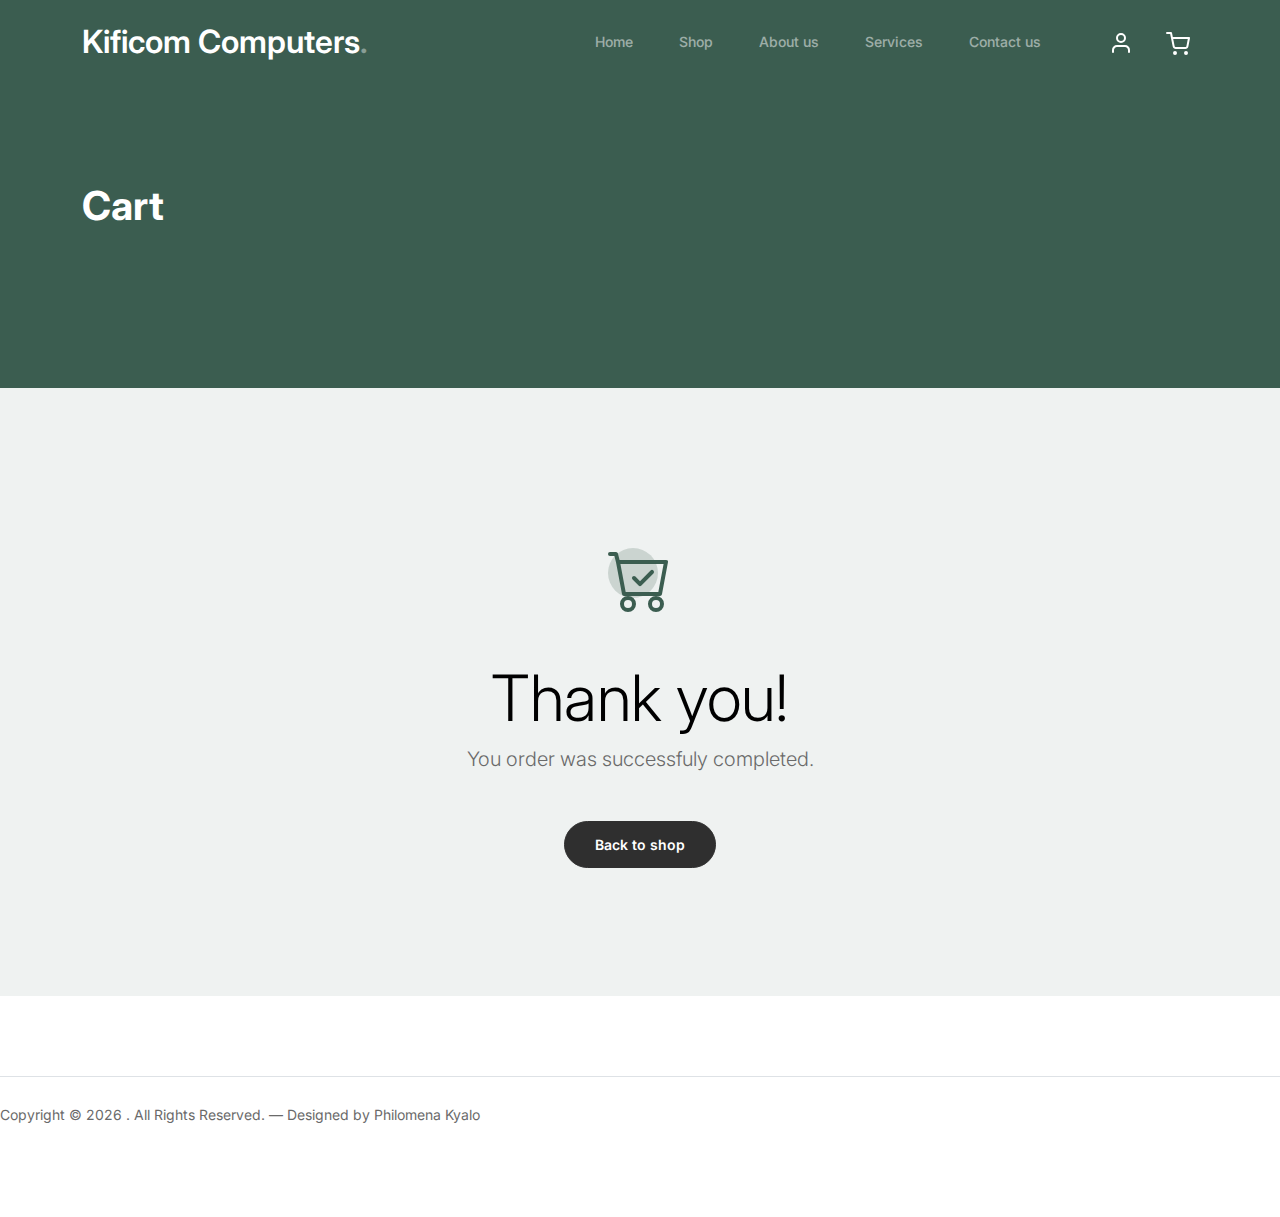
<file: thankyou.html>
<!DOCTYPE html>
<html lang="en">
  <head>
    <meta charset="utf-8" />
    <meta
      name="viewport"
      content="width=device-width, initial-scale=1, shrink-to-fit=no"
    />
    <meta name="author" content="Untree.co" />
    <link rel="shortcut icon" href="favicon.png" />

    <meta name="description" content="" />
    <meta name="keywords" content="bootstrap, bootstrap4" />

    <!-- Bootstrap CSS -->
    <link href="css/bootstrap.min.css" rel="stylesheet" />
    <link
      href="https://cdnjs.cloudflare.com/ajax/libs/font-awesome/6.0.0-beta3/css/all.min.css"
      rel="stylesheet"
    />
    <link href="css/tiny-slider.css" rel="stylesheet" />
    <link href="css/style.css" rel="stylesheet" />
    <title>Kificom</title>
  </head>

  <body>
    <!-- Start Header/Navigation -->
    <nav
      class="custom-navbar navbar navbar navbar-expand-md navbar-dark bg-dark"
      arial-label="Furni navigation bar"
    >
      <div class="container">
        <a class="navbar-brand" href="index.html"
          >Kificom Computers<span>.</span></a
        >

        <button
          class="navbar-toggler"
          type="button"
          data-bs-toggle="collapse"
          data-bs-target="#navbarsFurni"
          aria-controls="navbarsFurni"
          aria-expanded="false"
          aria-label="Toggle navigation"
        >
          <span class="navbar-toggler-icon"></span>
        </button>

        <div class="collapse navbar-collapse" id="navbarsFurni">
          <ul class="custom-navbar-nav navbar-nav ms-auto mb-2 mb-md-0">
            <li class="nav-item">
              <a class="nav-link" href="index.html">Home</a>
            </li>
            <li><a class="nav-link" href="shop.html">Shop</a></li>
            <li><a class="nav-link" href="about.html">About us</a></li>
            <li><a class="nav-link" href="services.html">Services</a></li>
            <li><a class="nav-link" href="contact.html">Contact us</a></li>
          </ul>

          <ul class="custom-navbar-cta navbar-nav mb-2 mb-md-0 ms-5">
            <li>
              <a class="nav-link" href="#"><img src="images/user.svg" /></a>
            </li>
            <li>
              <a class="nav-link" href="cart.html"
                ><img src="images/cart.svg"
              /></a>
            </li>
          </ul>
        </div>
      </div>
    </nav>
    <!-- End Header/Navigation -->

    <!-- Start Hero Section -->
    <div class="hero">
      <div class="container">
        <div class="row justify-content-between">
          <div class="col-lg-5">
            <div class="intro-excerpt">
              <h1>Cart</h1>
            </div>
          </div>
          <div class="col-lg-7"></div>
        </div>
      </div>
    </div>
    <!-- End Hero Section -->

    <div class="untree_co-section">
      <div class="container">
        <div class="row">
          <div class="col-md-12 text-center pt-5">
            <span class="display-3 thankyou-icon text-primary">
              <svg
                width="1em"
                height="1em"
                viewBox="0 0 16 16"
                class="bi bi-cart-check mb-5"
                fill="currentColor"
                xmlns="http://www.w3.org/2000/svg"
              >
                <path
                  fill-rule="evenodd"
                  d="M11.354 5.646a.5.5 0 0 1 0 .708l-3 3a.5.5 0 0 1-.708 0l-1.5-1.5a.5.5 0 1 1 .708-.708L8 8.293l2.646-2.647a.5.5 0 0 1 .708 0z"
                />
                <path
                  fill-rule="evenodd"
                  d="M0 1.5A.5.5 0 0 1 .5 1H2a.5.5 0 0 1 .485.379L2.89 3H14.5a.5.5 0 0 1 .491.592l-1.5 8A.5.5 0 0 1 13 12H4a.5.5 0 0 1-.491-.408L2.01 3.607 1.61 2H.5a.5.5 0 0 1-.5-.5zM3.102 4l1.313 7h8.17l1.313-7H3.102zM5 12a2 2 0 1 0 0 4 2 2 0 0 0 0-4zm7 0a2 2 0 1 0 0 4 2 2 0 0 0 0-4zm-7 1a1 1 0 1 0 0 2 1 1 0 0 0 0-2zm7 0a1 1 0 1 0 0 2 1 1 0 0 0 0-2z"
                />
              </svg>
            </span>
            <h2 class="display-3 text-black">Thank you!</h2>
            <p class="lead mb-5">You order was successfuly completed.</p>
            <p>
              <a href="shop.html" class="btn btn-sm btn-outline-black"
                >Back to shop</a
              >
            </p>
          </div>
        </div>
      </div>
    </div>

    <!-- Start Footer Section -->
    <footer class="footer-section">
      
        <div class="border-top copyright">
          <div class="row pt-4">
            <div class="col-lg-6">
              <p class="mb-2 text-center text-lg-start">
                Copyright &copy;
                <script>
                  document.write(new Date().getFullYear());
                </script>
                . All Rights Reserved. &mdash; Designed by Philomena
                Kyalo
                <!-- License information: https://untree.co/license/ -->
              </p>
            </div>

            <div class="col-lg-6 text-center text-lg-end">
              <ul class="list-unstyled d-inline-flex ms-auto">
              </ul>
            </div>
          </div>
        </div>
      </div>
    </footer>

    <!-- End Footer Section -->

    <script src="js/bootstrap.bundle.min.js"></script>
    <script src="js/tiny-slider.js"></script>
    <script src="js/custom.js"></script>
  </body>
</html>
</file>
<file: css/tiny-slider.css>
.tns-outer{padding:0 !important}.tns-outer [hidden]{display:none !important}.tns-outer [aria-controls],.tns-outer [data-action]{cursor:pointer}.tns-slider{-webkit-transition:all 0s;-moz-transition:all 0s;transition:all 0s}.tns-slider>.tns-item{-webkit-box-sizing:border-box;-moz-box-sizing:border-box;box-sizing:border-box}.tns-horizontal.tns-subpixel{white-space:nowrap}.tns-horizontal.tns-subpixel>.tns-item{display:inline-block;vertical-align:top;white-space:normal}.tns-horizontal.tns-no-subpixel:after{content:'';display:table;clear:both}.tns-horizontal.tns-no-subpixel>.tns-item{float:left}.tns-horizontal.tns-carousel.tns-no-subpixel>.tns-item{margin-right:-100%}.tns-no-calc{position:relative;left:0}.tns-gallery{position:relative;left:0;min-height:1px}.tns-gallery>.tns-item{position:absolute;left:-100%;-webkit-transition:transform 0s, opacity 0s;-moz-transition:transform 0s, opacity 0s;transition:transform 0s, opacity 0s}.tns-gallery>.tns-slide-active{position:relative;left:auto !important}.tns-gallery>.tns-moving{-webkit-transition:all 0.25s;-moz-transition:all 0.25s;transition:all 0.25s}.tns-autowidth{display:inline-block}.tns-lazy-img{-webkit-transition:opacity 0.6s;-moz-transition:opacity 0.6s;transition:opacity 0.6s;opacity:0.6}.tns-lazy-img.tns-complete{opacity:1}.tns-ah{-webkit-transition:height 0s;-moz-transition:height 0s;transition:height 0s}.tns-ovh{overflow:hidden}.tns-visually-hidden{position:absolute;left:-10000em}.tns-transparent{opacity:0;visibility:hidden}.tns-fadeIn{opacity:1;filter:alpha(opacity=100);z-index:0}.tns-normal,.tns-fadeOut{opacity:0;filter:alpha(opacity=0);z-index:-1}.tns-vpfix{white-space:nowrap}.tns-vpfix>div,.tns-vpfix>li{display:inline-block}.tns-t-subp2{margin:0 auto;width:310px;position:relative;height:10px;overflow:hidden}.tns-t-ct{width:2333.3333333%;width:-webkit-calc(100% * 70 / 3);width:-moz-calc(100% * 70 / 3);width:calc(100% * 70 / 3);position:absolute;right:0}.tns-t-ct:after{content:'';display:table;clear:both}.tns-t-ct>div{width:1.4285714%;width:-webkit-calc(100% / 70);width:-moz-calc(100% / 70);width:calc(100% / 70);height:10px;float:left}

/*# sourceMappingURL=sourcemaps/tiny-slider.css.map */
</file>
<file: css/style.css>
/*
* Template Name: UntreeStore
* Template Author: Untree.co
* Author URI: https://untree.co/
* License: https://creativecommons.org/licenses/by/3.0/
*/
@import url("https://fonts.googleapis.com/css2?family=Inter:wght@400;500;600;700;800&display=swap");
body {
  overflow-x: hidden;
  position: relative;
}

body {
  font-family: "Inter", sans-serif;
  font-weight: 400;
  line-height: 28px;
  color: #6a6a6a;
  font-size: 14px;
  background-color: #eff2f1;
}

a {
  text-decoration: none;
  -webkit-transition: 0.3s all ease;
  -o-transition: 0.3s all ease;
  transition: 0.3s all ease;
  color: #2f2f2f;
  text-decoration: underline;
}
a:hover {
  color: #2f2f2f;
  text-decoration: none;
}
a.more {
  font-weight: 600;
}

.custom-navbar {
  background: #3b5d50 !important;
  padding-top: 20px;
  padding-bottom: 20px;
}
.custom-navbar .navbar-brand {
  font-size: 32px;
  font-weight: 600;
}
.custom-navbar .navbar-brand > span {
  opacity: 0.4;
}
.custom-navbar .navbar-toggler {
  border-color: transparent;
}
.custom-navbar .navbar-toggler:active,
.custom-navbar .navbar-toggler:focus {
  -webkit-box-shadow: none;
  box-shadow: none;
  outline: none;
}
@media (min-width: 992px) {
  .custom-navbar .custom-navbar-nav li {
    margin-left: 15px;
    margin-right: 15px;
  }
}
.custom-navbar .custom-navbar-nav li a {
  font-weight: 500;
  color: #ffffff !important;
  opacity: 0.5;
  -webkit-transition: 0.3s all ease;
  -o-transition: 0.3s all ease;
  transition: 0.3s all ease;
  position: relative;
}
@media (min-width: 768px) {
  .custom-navbar .custom-navbar-nav li a:before {
    content: "";
    position: absolute;
    bottom: 0;
    left: 8px;
    right: 8px;
    background: #f9bf29;
    height: 5px;
    opacity: 1;
    visibility: visible;
    width: 0;
    -webkit-transition: 0.15s all ease-out;
    -o-transition: 0.15s all ease-out;
    transition: 0.15s all ease-out;
  }
}
.custom-navbar .custom-navbar-nav li a:hover {
  opacity: 1;
}
.custom-navbar .custom-navbar-nav li a:hover:before {
  width: calc(100% - 16px);
}
.custom-navbar .custom-navbar-nav li.active a {
  opacity: 1;
}
.custom-navbar .custom-navbar-nav li.active a:before {
  width: calc(100% - 16px);
}
.custom-navbar .custom-navbar-cta {
  margin-left: 0 !important;
  -webkit-box-orient: horizontal;
  -webkit-box-direction: normal;
  -ms-flex-direction: row;
  flex-direction: row;
}
@media (min-width: 768px) {
  .custom-navbar .custom-navbar-cta {
    margin-left: 40px !important;
  }
}
.custom-navbar .custom-navbar-cta li {
  margin-left: 0px;
  margin-right: 0px;
}
.custom-navbar .custom-navbar-cta li:first-child {
  margin-right: 20px;
}

.hero {
  background: #3b5d50;
  padding: calc(4rem - 30px) 0 0rem 0;
}
@media (min-width: 768px) {
  .hero {
    padding: calc(4rem - 30px) 0 4rem 0;
  }
}
@media (min-width: 992px) {
  .hero {
    padding: calc(8rem - 30px) 0 8rem 0;
  }
}
.hero .intro-excerpt {
  position: relative;
  z-index: 4;
}
@media (min-width: 992px) {
  .hero .intro-excerpt {
    max-width: 450px;
  }
}
.hero h1 {
  font-weight: 700;
  color: #ffffff;
  margin-bottom: 30px;
}
@media (min-width: 1400px) {
  .hero h1 {
    font-size: 54px;
  }
}
.hero p {
  color: rgba(255, 255, 255, 0.5);
  margin-bottom: 30px;
}
.hero .hero-img-wrap {
  position: relative;
}
.hero .hero-img-wrap img {
  position: relative;
  top: 0px;
  right: 0px;
  z-index: 2;
  max-width: 780px;
  left: -20px;
}
@media (min-width: 768px) {
  .hero .hero-img-wrap img {
    right: 0px;
    left: -100px;
  }
}
@media (min-width: 992px) {
  .hero .hero-img-wrap img {
    left: 0px;
    top: -80px;
    position: absolute;
    right: -50px;
  }
}
@media (min-width: 1200px) {
  .hero .hero-img-wrap img {
    left: 0px;
    top: -80px;
    right: -100px;
  }
}
.hero .hero-img-wrap:after {
  content: "";
  position: absolute;
  width: 255px;
  height: 217px;
  background-image: url("../images/dots-light.svg");
  background-size: contain;
  background-repeat: no-repeat;
  right: -100px;
  top: -0px;
}
@media (min-width: 1200px) {
  .hero .hero-img-wrap:after {
    top: -40px;
  }
}

.btn {
  font-weight: 600;
  padding: 12px 30px;
  border-radius: 30px;
  color: #ffffff;
  background: #2f2f2f;
  border-color: #2f2f2f;
}
.btn:hover {
  color: #ffffff;
  background: #222222;
  border-color: #222222;
}
.btn:active,
.btn:focus {
  outline: none !important;
  -webkit-box-shadow: none;
  box-shadow: none;
}
.btn.btn-primary {
  background: #3b5d50;
  border-color: #3b5d50;
}
.btn.btn-primary:hover {
  background: #314d43;
  border-color: #314d43;
}
.btn.btn-secondary {
  color: #2f2f2f;
  background: #f9bf29;
  border-color: #f9bf29;
}
.btn.btn-secondary:hover {
  background: #f8b810;
  border-color: #f8b810;
}
.btn.btn-white-outline {
  background: transparent;
  border-width: 2px;
  border-color: rgba(255, 255, 255, 0.3);
}
.btn.btn-white-outline:hover {
  border-color: white;
  color: #ffffff;
}

.section-title {
  color: #2f2f2f;
}

.product-section {
  padding: 7rem 0;
}
.product-section .product-item {
  text-align: center;
  text-decoration: none;
  display: block;
  position: relative;
  padding-bottom: 50px;
  cursor: pointer;
}
.product-section .product-item .product-thumbnail {
  margin-bottom: 30px;
  position: relative;
  top: 0;
  -webkit-transition: 0.3s all ease;
  -o-transition: 0.3s all ease;
  transition: 0.3s all ease;
}
.product-section .product-item h3 {
  font-weight: 600;
  font-size: 16px;
}
.product-section .product-item strong {
  font-weight: 800 !important;
  font-size: 18px !important;
}
.product-section .product-item h3,
.product-section .product-item strong {
  color: #2f2f2f;
  text-decoration: none;
}
.product-section .product-item .icon-cross {
  position: absolute;
  width: 35px;
  height: 35px;
  display: inline-block;
  background: #2f2f2f;
  bottom: 15px;
  left: 50%;
  -webkit-transform: translateX(-50%);
  -ms-transform: translateX(-50%);
  transform: translateX(-50%);
  margin-bottom: -17.5px;
  border-radius: 50%;
  opacity: 0;
  visibility: hidden;
  -webkit-transition: 0.3s all ease;
  -o-transition: 0.3s all ease;
  transition: 0.3s all ease;
}
.product-section .product-item .icon-cross img {
  position: absolute;
  left: 50%;
  top: 50%;
  -webkit-transform: translate(-50%, -50%);
  -ms-transform: translate(-50%, -50%);
  transform: translate(-50%, -50%);
}
.product-section .product-item:before {
  bottom: 0;
  left: 0;
  right: 0;
  position: absolute;
  content: "";
  background: #dce5e4;
  height: 0%;
  z-index: -1;
  border-radius: 10px;
  -webkit-transition: 0.3s all ease;
  -o-transition: 0.3s all ease;
  transition: 0.3s all ease;
}
.product-section .product-item:hover .product-thumbnail {
  top: -25px;
}
.product-section .product-item:hover .icon-cross {
  bottom: 0;
  opacity: 1;
  visibility: visible;
}
.product-section .product-item:hover:before {
  height: 70%;
}

.why-choose-section {
  padding: 7rem 0;
}
.why-choose-section .img-wrap {
  position: relative;
}
.why-choose-section .img-wrap:before {
  position: absolute;
  content: "";
  width: 255px;
  height: 217px;
  background-image: url("../images/dots-yellow.svg");
  background-repeat: no-repeat;
  background-size: contain;
  -webkit-transform: translate(-40%, -40%);
  -ms-transform: translate(-40%, -40%);
  transform: translate(-40%, -40%);
  z-index: -1;
}
.why-choose-section .img-wrap img {
  border-radius: 20px;
}

.feature {
  margin-bottom: 30px;
}
.feature .icon {
  display: inline-block;
  position: relative;
  margin-bottom: 20px;
}
.feature .icon:before {
  content: "";
  width: 33px;
  height: 33px;
  position: absolute;
  background: rgba(59, 93, 80, 0.2);
  border-radius: 50%;
  right: -8px;
  bottom: 0;
}
.feature h3 {
  font-size: 14px;
  color: #2f2f2f;
}
.feature p {
  font-size: 14px;
  line-height: 22px;
  color: #6a6a6a;
}

.we-help-section {
  padding: 7rem 0;
}
/* .we-help-section .imgs-grid {
    display: -ms-grid;
    display: grid;
    -ms-grid-columns: (1fr)[27];
    grid-template-columns: repeat(27, 1fr);
    position: relative; }
    .we-help-section .imgs-grid:before {
      position: absolute;
      content: "";
      width: 255px;
      height: 217px;
      background-image: url("../images/dots-green.svg");
      background-size: contain;
      background-repeat: no-repeat;
      -webkit-transform: translate(-40%, -40%);
      -ms-transform: translate(-40%, -40%);
      transform: translate(-40%, -40%);
      z-index: -1; } */
.we-help-section .imgs-grid .grid {
  position: relative;
}
.we-help-section .imgs-grid .grid img {
  border-radius: 20px;
  max-width: 100%;
}
.we-help-section .imgs-grid .grid.grid-1 {
  -ms-grid-column: 1;
  -ms-grid-column-span: 18;
  grid-column: 1 / span 18;
  -ms-grid-row: 1;
  -ms-grid-row-span: 27;
  grid-row: 1 / span 27;
}
.we-help-section .imgs-grid .grid.grid-2 {
  -ms-grid-column: 19;
  -ms-grid-column-span: 27;
  grid-column: 19 / span 27;
  -ms-grid-row: 1;
  -ms-grid-row-span: 5;
  grid-row: 1 / span 5;
  padding-left: 20px;
}
.we-help-section .imgs-grid .grid.grid-3 {
  -ms-grid-column: 14;
  -ms-grid-column-span: 16;
  grid-column: 14 / span 16;
  -ms-grid-row: 6;
  -ms-grid-row-span: 27;
  grid-row: 6 / span 27;
  padding-top: 20px;
}

.custom-list {
  width: 100%;
}
.custom-list li {
  display: inline-block;
  width: calc(50% - 20px);
  margin-bottom: 12px;
  line-height: 1.5;
  position: relative;
  padding-left: 20px;
}
.custom-list li:before {
  content: "";
  width: 8px;
  height: 8px;
  border-radius: 50%;
  border: 2px solid #3b5d50;
  position: absolute;
  left: 0;
  top: 8px;
}

.popular-product {
  padding: 0 0 7rem 0;
}
.popular-product .product-item-sm h3 {
  font-size: 14px;
  font-weight: 700;
  color: #2f2f2f;
}
.popular-product .product-item-sm a {
  text-decoration: none;
  color: #2f2f2f;
  -webkit-transition: 0.3s all ease;
  -o-transition: 0.3s all ease;
  transition: 0.3s all ease;
}
.popular-product .product-item-sm a:hover {
  color: rgba(47, 47, 47, 0.5);
}
.popular-product .product-item-sm p {
  line-height: 1.4;
  margin-bottom: 10px;
  font-size: 14px;
}
.popular-product .product-item-sm .thumbnail {
  margin-right: 10px;
  -webkit-box-flex: 0;
  -ms-flex: 0 0 120px;
  flex: 0 0 120px;
  position: relative;
}
.popular-product .product-item-sm .thumbnail:before {
  content: "";
  position: absolute;
  border-radius: 20px;
  background: #dce5e4;
  width: 98px;
  height: 98px;
  top: 50%;
  left: 50%;
  -webkit-transform: translate(-50%, -50%);
  -ms-transform: translate(-50%, -50%);
  transform: translate(-50%, -50%);
  z-index: -1;
}

.testimonial-section {
  padding: 3rem 0 7rem 0;
}

.testimonial-slider-wrap {
  position: relative;
}
.testimonial-slider-wrap .tns-inner {
  padding-top: 30px;
}
.testimonial-slider-wrap .item .testimonial-block blockquote {
  font-size: 16px;
}
@media (min-width: 768px) {
  .testimonial-slider-wrap .item .testimonial-block blockquote {
    line-height: 32px;
    font-size: 18px;
  }
}
.testimonial-slider-wrap .item .testimonial-block .author-info .author-pic {
  margin-bottom: 20px;
}
.testimonial-slider-wrap .item .testimonial-block .author-info .author-pic img {
  max-width: 80px;
  border-radius: 50%;
}
.testimonial-slider-wrap .item .testimonial-block .author-info h3 {
  font-size: 14px;
  font-weight: 700;
  color: #2f2f2f;
  margin-bottom: 0;
}
.testimonial-slider-wrap #testimonial-nav {
  position: absolute;
  top: 50%;
  z-index: 99;
  width: 100%;
  display: none;
}
@media (min-width: 768px) {
  .testimonial-slider-wrap #testimonial-nav {
    display: block;
  }
}
.testimonial-slider-wrap #testimonial-nav > span {
  cursor: pointer;
  position: absolute;
  width: 58px;
  height: 58px;
  line-height: 58px;
  border-radius: 50%;
  background: rgba(59, 93, 80, 0.1);
  color: #2f2f2f;
  -webkit-transition: 0.3s all ease;
  -o-transition: 0.3s all ease;
  transition: 0.3s all ease;
}
.testimonial-slider-wrap #testimonial-nav > span:hover {
  background: #3b5d50;
  color: #ffffff;
}
.testimonial-slider-wrap #testimonial-nav .prev {
  left: -10px;
}
.testimonial-slider-wrap #testimonial-nav .next {
  right: 0;
}
.testimonial-slider-wrap .tns-nav {
  position: absolute;
  bottom: -50px;
  left: 50%;
  -webkit-transform: translateX(-50%);
  -ms-transform: translateX(-50%);
  transform: translateX(-50%);
}
.testimonial-slider-wrap .tns-nav button {
  background: none;
  border: none;
  display: inline-block;
  position: relative;
  width: 0 !important;
  height: 7px !important;
  margin: 2px;
}
.testimonial-slider-wrap .tns-nav button:active,
.testimonial-slider-wrap .tns-nav button:focus,
.testimonial-slider-wrap .tns-nav button:hover {
  outline: none;
  -webkit-box-shadow: none;
  box-shadow: none;
  background: none;
}
.testimonial-slider-wrap .tns-nav button:before {
  display: block;
  width: 7px;
  height: 7px;
  left: 0;
  top: 0;
  position: absolute;
  content: "";
  border-radius: 50%;
  -webkit-transition: 0.3s all ease;
  -o-transition: 0.3s all ease;
  transition: 0.3s all ease;
  background-color: #d6d6d6;
}
.testimonial-slider-wrap .tns-nav button:hover:before,
.testimonial-slider-wrap .tns-nav button.tns-nav-active:before {
  background-color: #3b5d50;
}

.before-footer-section {
  padding: 7rem 0 12rem 0 !important;
}

.blog-section {
  padding: 7rem 0 12rem 0;
}
.blog-section .post-entry a {
  text-decoration: none;
}
.blog-section .post-entry .post-thumbnail {
  display: block;
  margin-bottom: 20px;
}
.blog-section .post-entry .post-thumbnail img {
  border-radius: 20px;
  -webkit-transition: 0.3s all ease;
  -o-transition: 0.3s all ease;
  transition: 0.3s all ease;
}
.blog-section .post-entry .post-content-entry {
  padding-left: 15px;
  padding-right: 15px;
}
.blog-section .post-entry .post-content-entry h3 {
  font-size: 16px;
  margin-bottom: 0;
  font-weight: 600;
  margin-bottom: 7px;
}
.blog-section .post-entry .post-content-entry .meta {
  font-size: 14px;
}
.blog-section .post-entry .post-content-entry .meta a {
  font-weight: 600;
}
.blog-section .post-entry:hover .post-thumbnail img,
.blog-section .post-entry:focus .post-thumbnail img {
  opacity: 0.7;
}

.footer-section {
  padding: 80px 0;
  background: #ffffff;
}
.footer-section .relative {
  position: relative;
}
.footer-section a {
  text-decoration: none;
  color: #2f2f2f;
  -webkit-transition: 0.3s all ease;
  -o-transition: 0.3s all ease;
  transition: 0.3s all ease;
}
.footer-section a:hover {
  color: rgba(47, 47, 47, 0.5);
}
.footer-section .subscription-form {
  margin-bottom: 40px;
  position: relative;
  z-index: 2;
  margin-top: 100px;
}
@media (min-width: 992px) {
  .footer-section .subscription-form {
    margin-top: 0px;
    margin-bottom: 80px;
  }
}
.footer-section .subscription-form h3 {
  font-size: 18px;
  font-weight: 500;
  color: #3b5d50;
}
.footer-section .subscription-form .form-control {
  height: 50px;
  border-radius: 10px;
  font-family: "Inter", sans-serif;
}
.footer-section .subscription-form .form-control:active,
.footer-section .subscription-form .form-control:focus {
  outline: none;
  -webkit-box-shadow: none;
  box-shadow: none;
  border-color: #3b5d50;
  -webkit-box-shadow: 0 1px 4px 0 rgba(0, 0, 0, 0.2);
  box-shadow: 0 1px 4px 0 rgba(0, 0, 0, 0.2);
}
.footer-section .subscription-form .form-control::-webkit-input-placeholder {
  font-size: 14px;
}
.footer-section .subscription-form .form-control::-moz-placeholder {
  font-size: 14px;
}
.footer-section .subscription-form .form-control:-ms-input-placeholder {
  font-size: 14px;
}
.footer-section .subscription-form .form-control:-moz-placeholder {
  font-size: 14px;
}
.footer-section .subscription-form .btn {
  border-radius: 10px !important;
}
.footer-section .sofa-img {
  position: absolute;
  top: -200px;
  z-index: 1;
  right: 0;
}
.footer-section .sofa-img img {
  max-width: 380px;
}
.footer-section .links-wrap {
  margin-top: 0px;
}
@media (min-width: 992px) {
  .footer-section .links-wrap {
    margin-top: 54px;
  }
}
.footer-section .links-wrap ul li {
  margin-bottom: 10px;
}
.footer-section .footer-logo-wrap .footer-logo {
  font-size: 32px;
  font-weight: 500;
  text-decoration: none;
  color: #3b5d50;
}
.footer-section .custom-social li {
  margin: 2px;
  display: inline-block;
}
.footer-section .custom-social li a {
  width: 40px;
  height: 40px;
  text-align: center;
  line-height: 40px;
  display: inline-block;
  background: #dce5e4;
  color: #3b5d50;
  border-radius: 50%;
}
.footer-section .custom-social li a:hover {
  background: #3b5d50;
  color: #ffffff;
}
.footer-section .border-top {
  border-color: #dce5e4;
}
.footer-section .border-top.copyright {
  font-size: 14px !important;
}

.untree_co-section {
  padding: 7rem 0;
}

.form-control {
  height: 50px;
  border-radius: 10px;
  font-family: "Inter", sans-serif;
}
.form-control:active,
.form-control:focus {
  outline: none;
  -webkit-box-shadow: none;
  box-shadow: none;
  border-color: #3b5d50;
  -webkit-box-shadow: 0 1px 4px 0 rgba(0, 0, 0, 0.2);
  box-shadow: 0 1px 4px 0 rgba(0, 0, 0, 0.2);
}
.form-control::-webkit-input-placeholder {
  font-size: 14px;
}
.form-control::-moz-placeholder {
  font-size: 14px;
}
.form-control:-ms-input-placeholder {
  font-size: 14px;
}
.form-control:-moz-placeholder {
  font-size: 14px;
}

.service {
  line-height: 1.5;
}
.service .service-icon {
  border-radius: 10px;
  -webkit-box-flex: 0;
  -ms-flex: 0 0 50px;
  flex: 0 0 50px;
  height: 50px;
  line-height: 50px;
  text-align: center;
  background: #3b5d50;
  margin-right: 20px;
  color: #ffffff;
}

textarea {
  height: auto !important;
}

.site-blocks-table {
  overflow: auto;
}
.site-blocks-table .product-thumbnail {
  width: 200px;
}
.site-blocks-table .btn {
  padding: 2px 10px;
}
.site-blocks-table thead th {
  padding: 30px;
  text-align: center;
  border-width: 0px !important;
  vertical-align: middle;
  color: rgba(0, 0, 0, 0.8);
  font-size: 18px;
}
.site-blocks-table td {
  padding: 20px;
  text-align: center;
  vertical-align: middle;
  color: rgba(0, 0, 0, 0.8);
}
.site-blocks-table tbody tr:first-child td {
  border-top: 1px solid #3b5d50 !important;
}
.site-blocks-table .btn {
  background: none !important;
  color: #000000;
  border: none;
  height: auto !important;
}

.site-block-order-table th {
  border-top: none !important;
  border-bottom-width: 1px !important;
}

.site-block-order-table td,
.site-block-order-table th {
  color: #000000;
}

.couponcode-wrap input {
  border-radius: 10px !important;
}

.text-primary {
  color: #3b5d50 !important;
}

.thankyou-icon {
  position: relative;
  color: #3b5d50;
}
.thankyou-icon:before {
  position: absolute;
  content: "";
  width: 50px;
  height: 50px;
  border-radius: 50%;
  background: rgba(59, 93, 80, 0.2);
}
</file>
